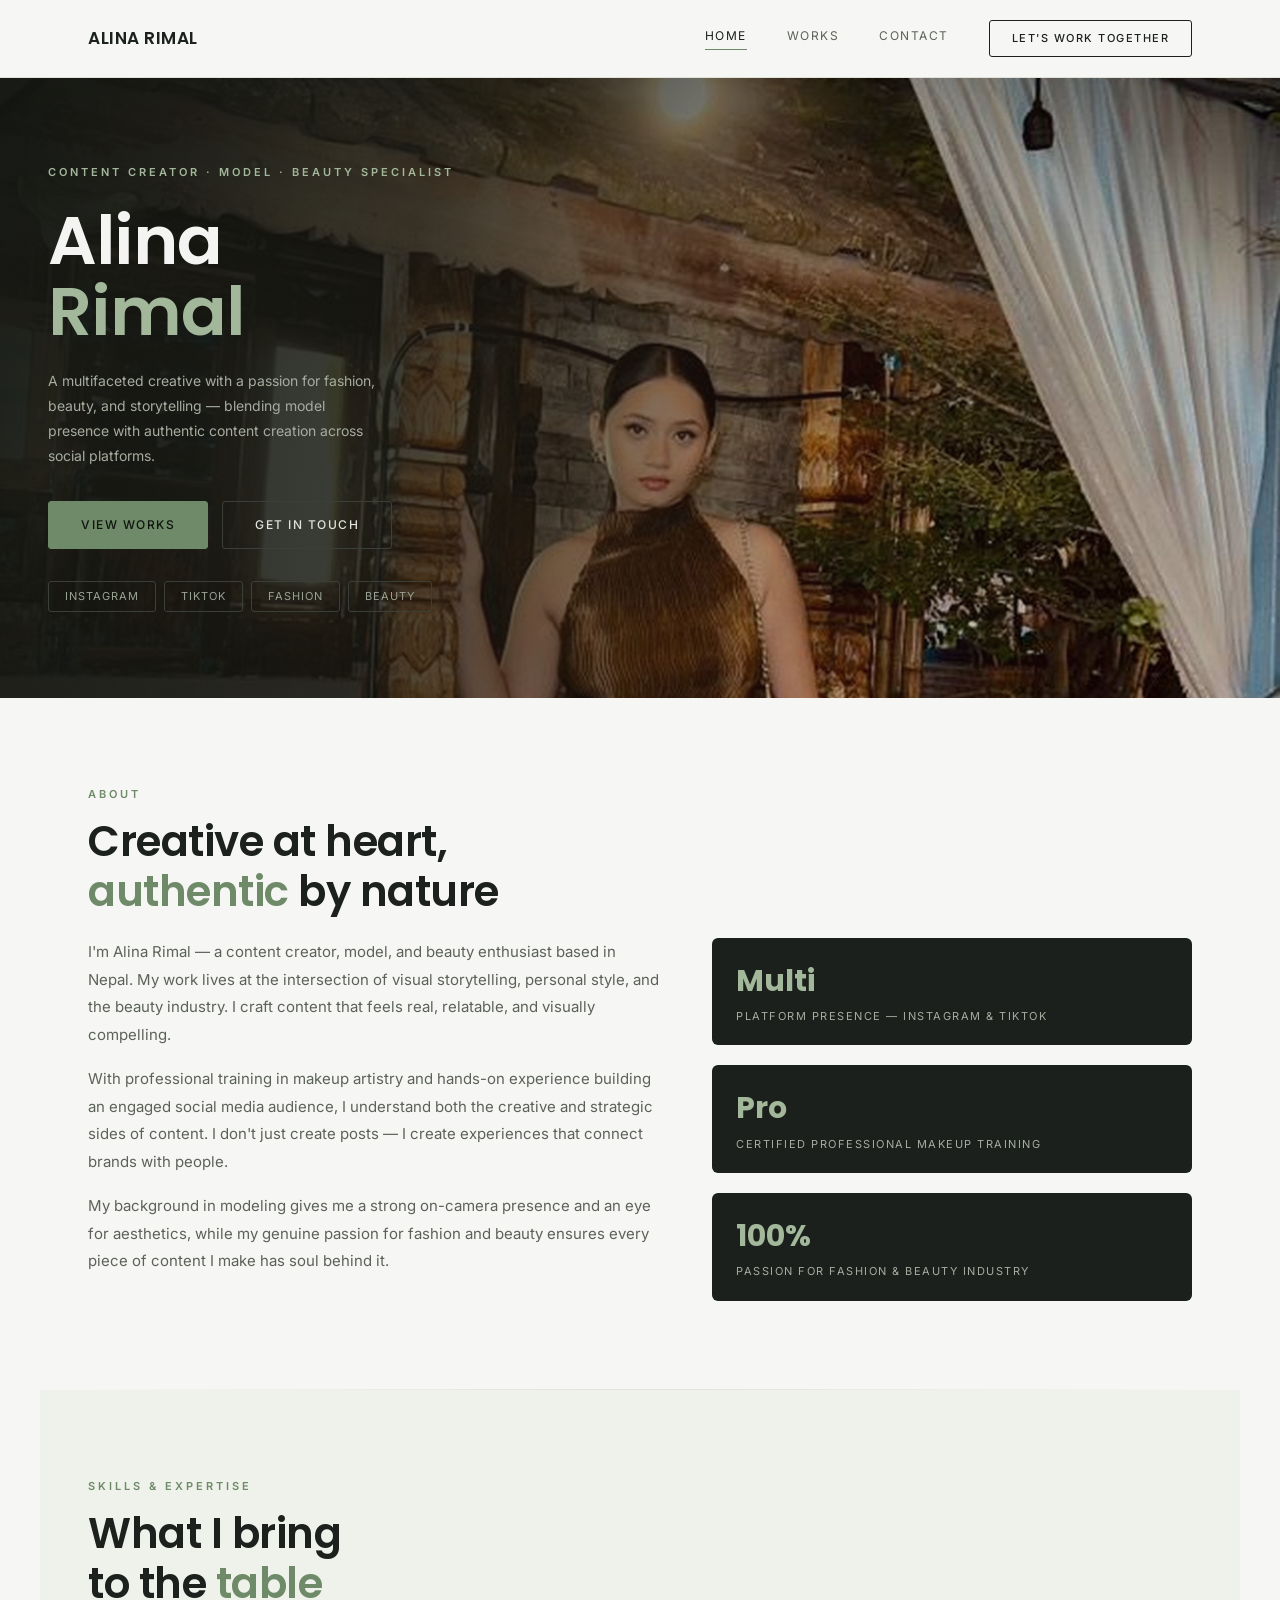
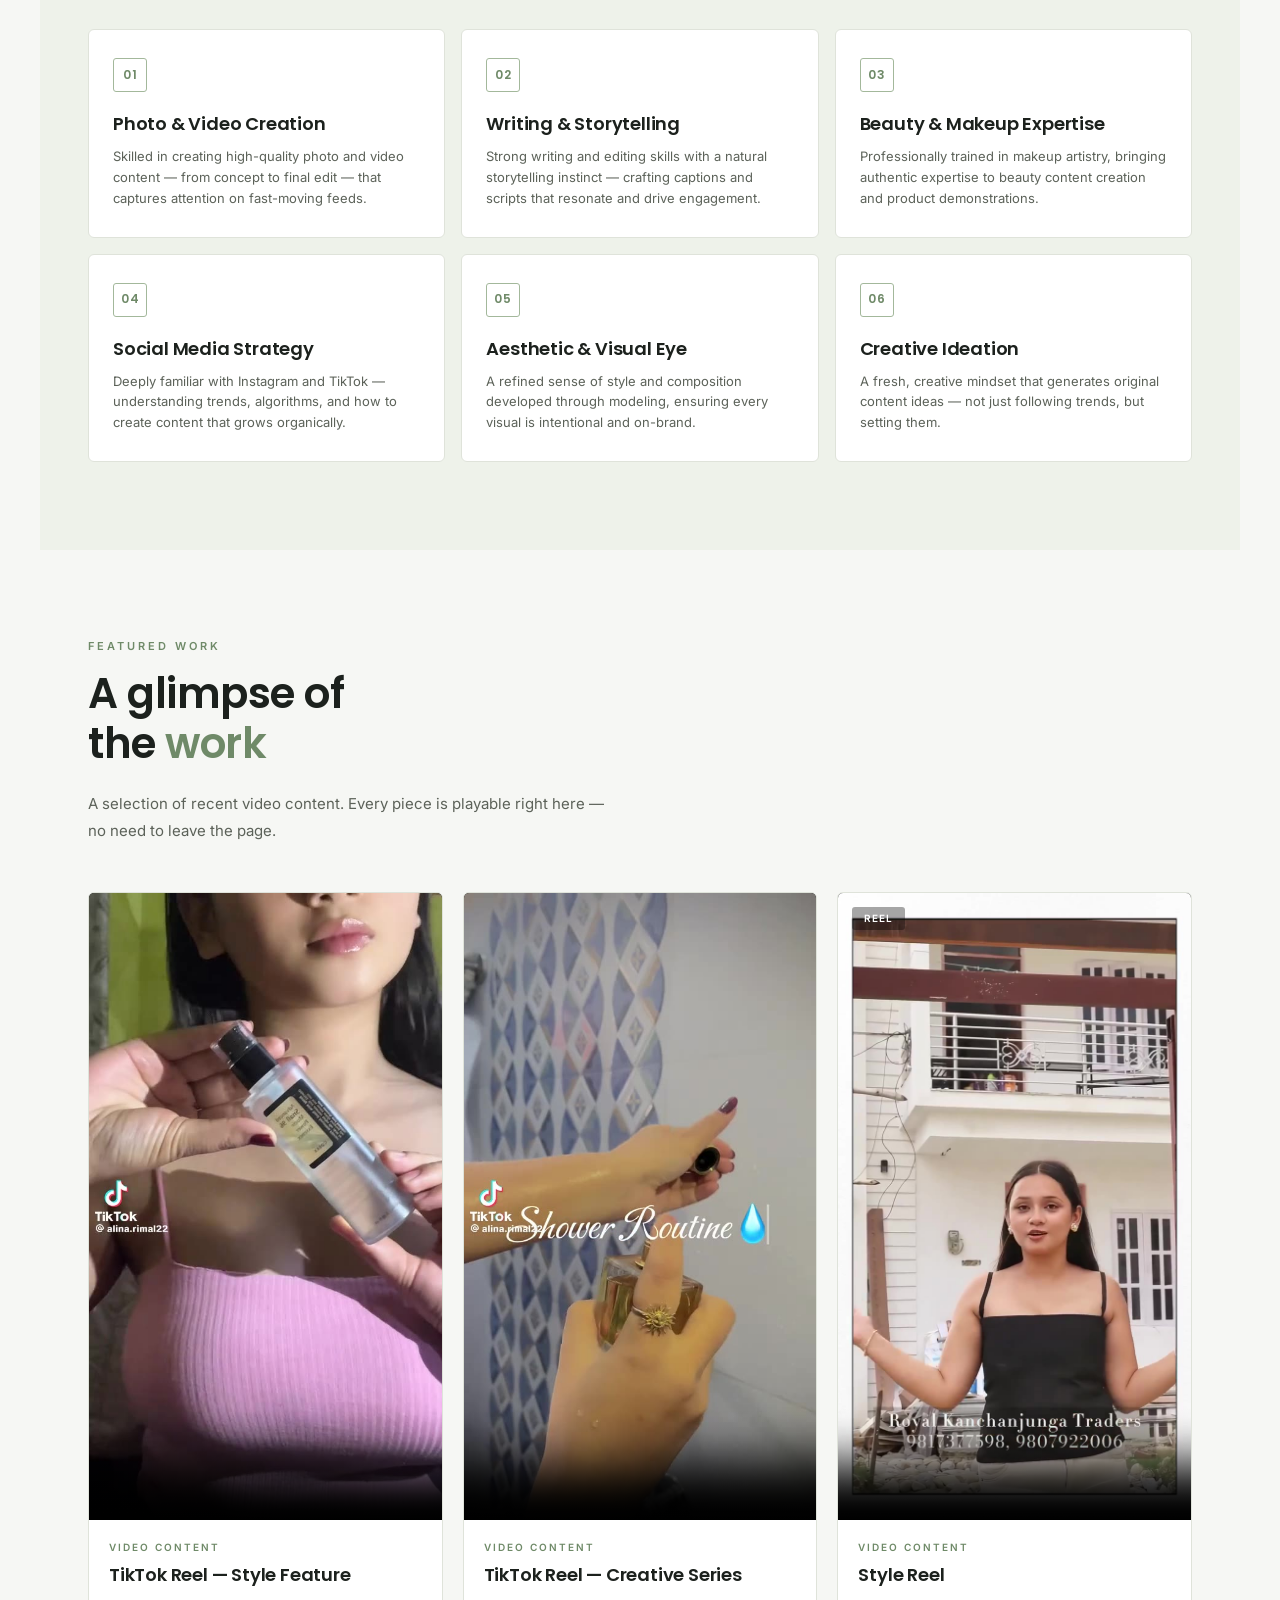
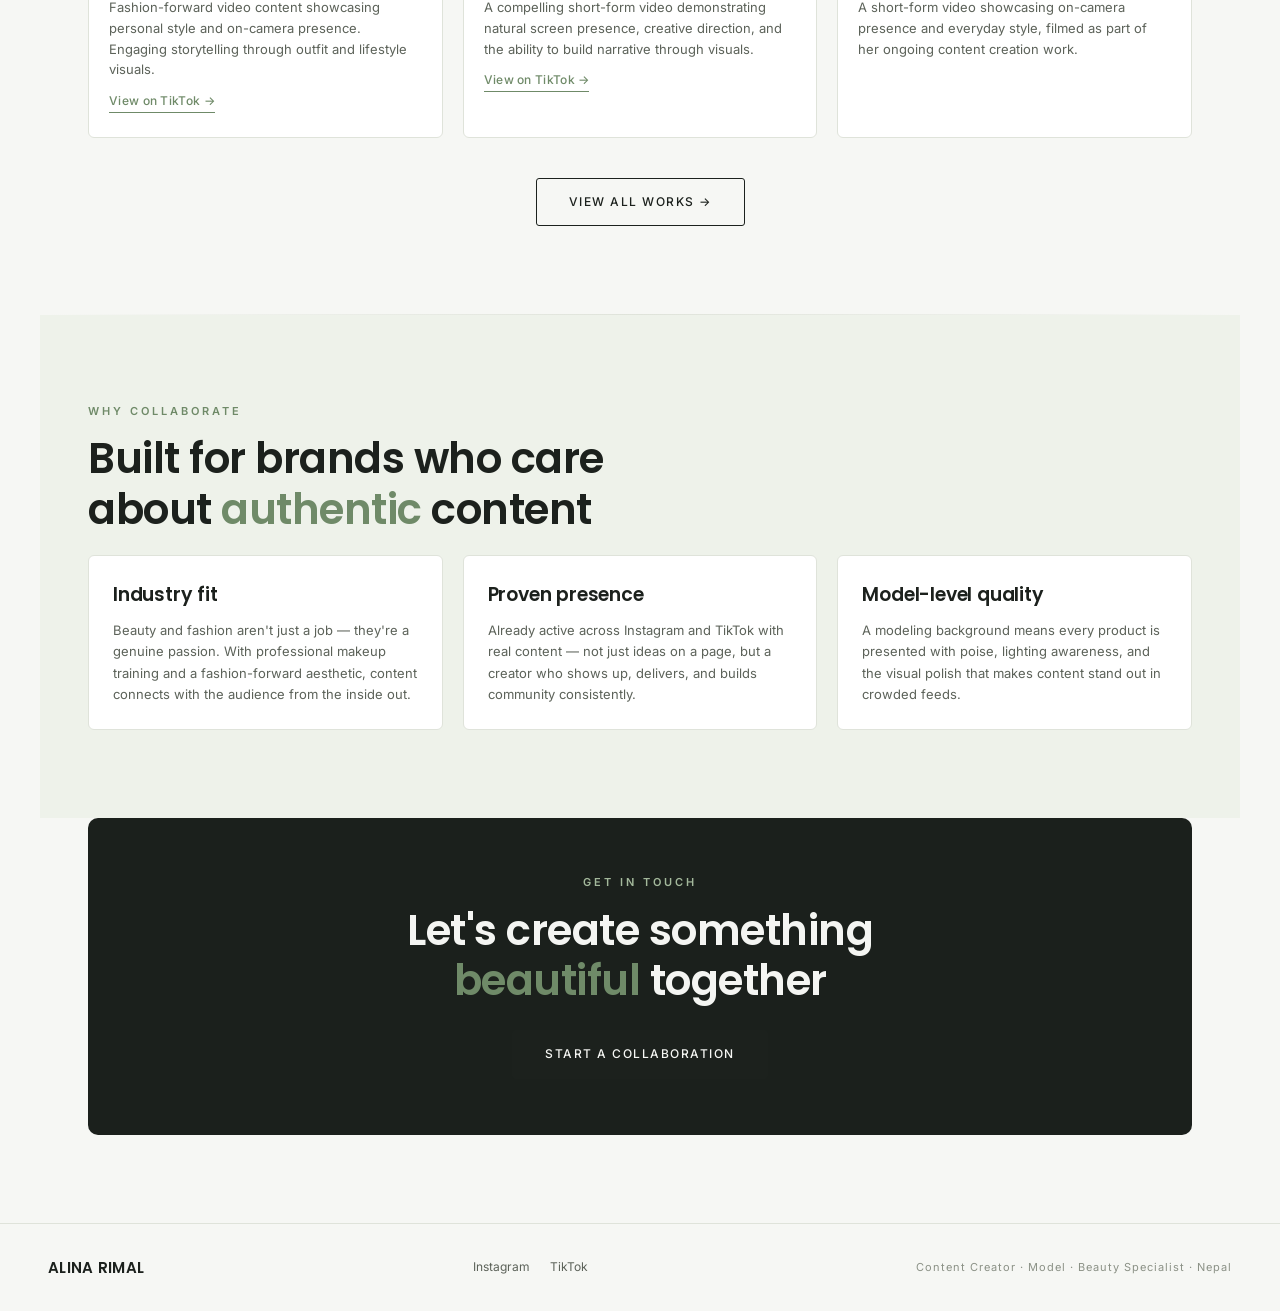
<file: index.html>
<!DOCTYPE html>
<html lang="en">
<head>
<meta charset="UTF-8">
<meta name="viewport" content="width=device-width, initial-scale=1.0">
<title>Alina Rimal — Content Creator, Model & Beauty Specialist</title>
<meta name="description" content="Alina Rimal is a Nepal-based content creator, model, and trained makeup artist creating fashion, beauty, and lifestyle content across Instagram and TikTok.">
<meta property="og:title" content="Alina Rimal — Content Creator & Model">
<meta property="og:description" content="Fashion, beauty & lifestyle content creator based in Nepal. View portfolio and collaboration info.">
<meta property="og:type" content="website">
<link rel="icon" type="image/svg+xml" href="assets/favicon.svg">
<link rel="canonical" href="index.html">
<link href="https://fonts.googleapis.com/css2?family=Poppins:wght@500;600;700&family=Inter:wght@400;500;600&display=swap" rel="stylesheet">
<link rel="stylesheet" href="css/style.css">
</head>
<body>

<a href="#main" class="visually-hidden">Skip to content</a>

<!-- NAV -->
<nav class="nav" aria-label="Primary">
  <div class="nav-inner">
    <a class="nav-logo" href="index.html">Alina Rimal</a>
    <button class="nav-toggle" aria-label="Toggle menu" aria-expanded="false">
      <span></span><span></span><span></span>
    </button>
    <div class="nav-links">
      <a class="nav-link" href="index.html" aria-current="page">Home</a>
      <a class="nav-link" href="works.html">Works</a>
      <a class="nav-link" href="contact.html">Contact</a>
      <a class="nav-cta" href="contact.html">Let's Work Together</a>
    </div>
  </div>
</nav>
<div class="nav-scrim"></div>

<main id="main">

<!-- HERO -->
<div class="hero">
  <div class="hero-photo" style="background-image: url('assets/alina-hero.jpg')"></div>
  <div class="hero-scrim"></div>
  <div class="hero-left">
    <p class="hero-tag">Content Creator · Model · Beauty Specialist</p>
    <h1 class="hero-name">Alina<br><em>Rimal</em></h1>
    <p class="hero-subtitle">A multifaceted creative with a passion for fashion, beauty, and storytelling — blending model presence with authentic content creation across social platforms.</p>
    <div class="hero-actions">
      <a class="btn btn-primary" href="works.html">View Works</a>
      <a class="btn btn-outline" href="contact.html">Get in Touch</a>
    </div>
    <div class="hero-pills">
      <a class="pill pill-link" href="https://www.instagram.com/alina.rimal/" target="_blank" rel="noopener">Instagram</a>
      <a class="pill pill-link" href="https://www.tiktok.com/@alina.rimal22" target="_blank" rel="noopener">TikTok</a>
      <span class="pill">Fashion</span>
      <span class="pill">Beauty</span>
    </div>
  </div>
</div>

<!-- ABOUT -->
<div class="section">
  <p class="section-label reveal">About</p>
  <h2 class="section-title reveal">Creative at heart,<br><em>authentic</em> by nature</h2>
  <div class="about-grid">
    <div class="about-text reveal">
      <p>I'm Alina Rimal — a content creator, model, and beauty enthusiast based in Nepal. My work lives at the intersection of visual storytelling, personal style, and the beauty industry. I craft content that feels real, relatable, and visually compelling.</p>
      <p>With professional training in makeup artistry and hands-on experience building an engaged social media audience, I understand both the creative and strategic sides of content. I don't just create posts — I create experiences that connect brands with people.</p>
      <p>My background in modeling gives me a strong on-camera presence and an eye for aesthetics, while my genuine passion for fashion and beauty ensures every piece of content I make has soul behind it.</p>
    </div>
    <div class="stat-stack reveal">
      <div class="stat-card">
        <span class="stat-num">Multi</span>
        <span class="stat-label">Platform presence — Instagram & TikTok</span>
      </div>
      <div class="stat-card">
        <span class="stat-num">Pro</span>
        <span class="stat-label">Certified professional makeup training</span>
      </div>
      <div class="stat-card">
        <span class="stat-num">100%</span>
        <span class="stat-label">Passion for fashion & beauty industry</span>
      </div>
    </div>
  </div>
</div>

<div class="divider"></div>

<!-- SKILLS -->
<div class="section tint-bg">
  <p class="section-label reveal">Skills & Expertise</p>
  <h2 class="section-title reveal">What I bring<br>to the <em>table</em></h2>
  <div class="skills-grid">
    <div class="skill-card reveal">
      <span class="skill-index" aria-hidden="true">01</span>
      <div class="skill-name">Photo & Video Creation</div>
      <p class="skill-desc">Skilled in creating high-quality photo and video content — from concept to final edit — that captures attention on fast-moving feeds.</p>
    </div>
    <div class="skill-card reveal">
      <span class="skill-index" aria-hidden="true">02</span>
      <div class="skill-name">Writing & Storytelling</div>
      <p class="skill-desc">Strong writing and editing skills with a natural storytelling instinct — crafting captions and scripts that resonate and drive engagement.</p>
    </div>
    <div class="skill-card reveal">
      <span class="skill-index" aria-hidden="true">03</span>
      <div class="skill-name">Beauty & Makeup Expertise</div>
      <p class="skill-desc">Professionally trained in makeup artistry, bringing authentic expertise to beauty content creation and product demonstrations.</p>
    </div>
    <div class="skill-card reveal">
      <span class="skill-index" aria-hidden="true">04</span>
      <div class="skill-name">Social Media Strategy</div>
      <p class="skill-desc">Deeply familiar with Instagram and TikTok — understanding trends, algorithms, and how to create content that grows organically.</p>
    </div>
    <div class="skill-card reveal">
      <span class="skill-index" aria-hidden="true">05</span>
      <div class="skill-name">Aesthetic & Visual Eye</div>
      <p class="skill-desc">A refined sense of style and composition developed through modeling, ensuring every visual is intentional and on-brand.</p>
    </div>
    <div class="skill-card reveal">
      <span class="skill-index" aria-hidden="true">06</span>
      <div class="skill-name">Creative Ideation</div>
      <p class="skill-desc">A fresh, creative mindset that generates original content ideas — not just following trends, but setting them.</p>
    </div>
  </div>
</div>

<!-- FEATURED WORK -->
<div class="section">
  <p class="section-label reveal">Featured Work</p>
  <h2 class="section-title reveal">A glimpse of<br>the <em>work</em></h2>
  <p class="section-intro reveal">A selection of recent video content. Every piece is playable right here — no need to leave the page.</p>
  <div class="featured-grid" id="featuredGrid"></div>
  <div class="section-foot reveal">
    <a class="btn btn-outline" href="works.html">View All Works →</a>
  </div>
</div>

<div class="divider"></div>

<!-- WHY WORK WITH ME -->
<div class="section tint-bg">
  <p class="section-label reveal">Why Collaborate</p>
  <h2 class="section-title reveal">Built for brands who care<br>about <em>authentic</em> content</h2>
  <div class="why-grid">
    <div class="why-card reveal">
      <h3>Industry fit</h3>
      <p>Beauty and fashion aren't just a job — they're a genuine passion. With professional makeup training and a fashion-forward aesthetic, content connects with the audience from the inside out.</p>
    </div>
    <div class="why-card reveal">
      <h3>Proven presence</h3>
      <p>Already active across Instagram and TikTok with real content — not just ideas on a page, but a creator who shows up, delivers, and builds community consistently.</p>
    </div>
    <div class="why-card reveal">
      <h3>Model-level quality</h3>
      <p>A modeling background means every product is presented with poise, lighting awareness, and the visual polish that makes content stand out in crowded feeds.</p>
    </div>
  </div>
</div>

<!-- CTA -->
<div class="cta-strip reveal">
  <p class="section-label">Get in Touch</p>
  <h2 class="section-title">Let's create something<br><em>beautiful</em> together</h2>
  <a class="btn btn-primary" href="contact.html">Start a Collaboration</a>
</div>

</main>

<!-- FOOTER -->
<footer class="footer">
  <span class="footer-name">Alina Rimal</span>
  <div class="footer-links">
    <a href="https://www.instagram.com/alina.rimal/" target="_blank" rel="noopener">Instagram</a>
    <a href="https://www.tiktok.com/@alina.rimal22" target="_blank" rel="noopener">TikTok</a>
  </div>
  <span class="footer-note">Content Creator · Model · Beauty Specialist · Nepal</span>
</footer>

<script src="js/works-data.js"></script>
<script src="js/works-render.js"></script>
<script src="js/main.js"></script>
</body>
</html>
</file>
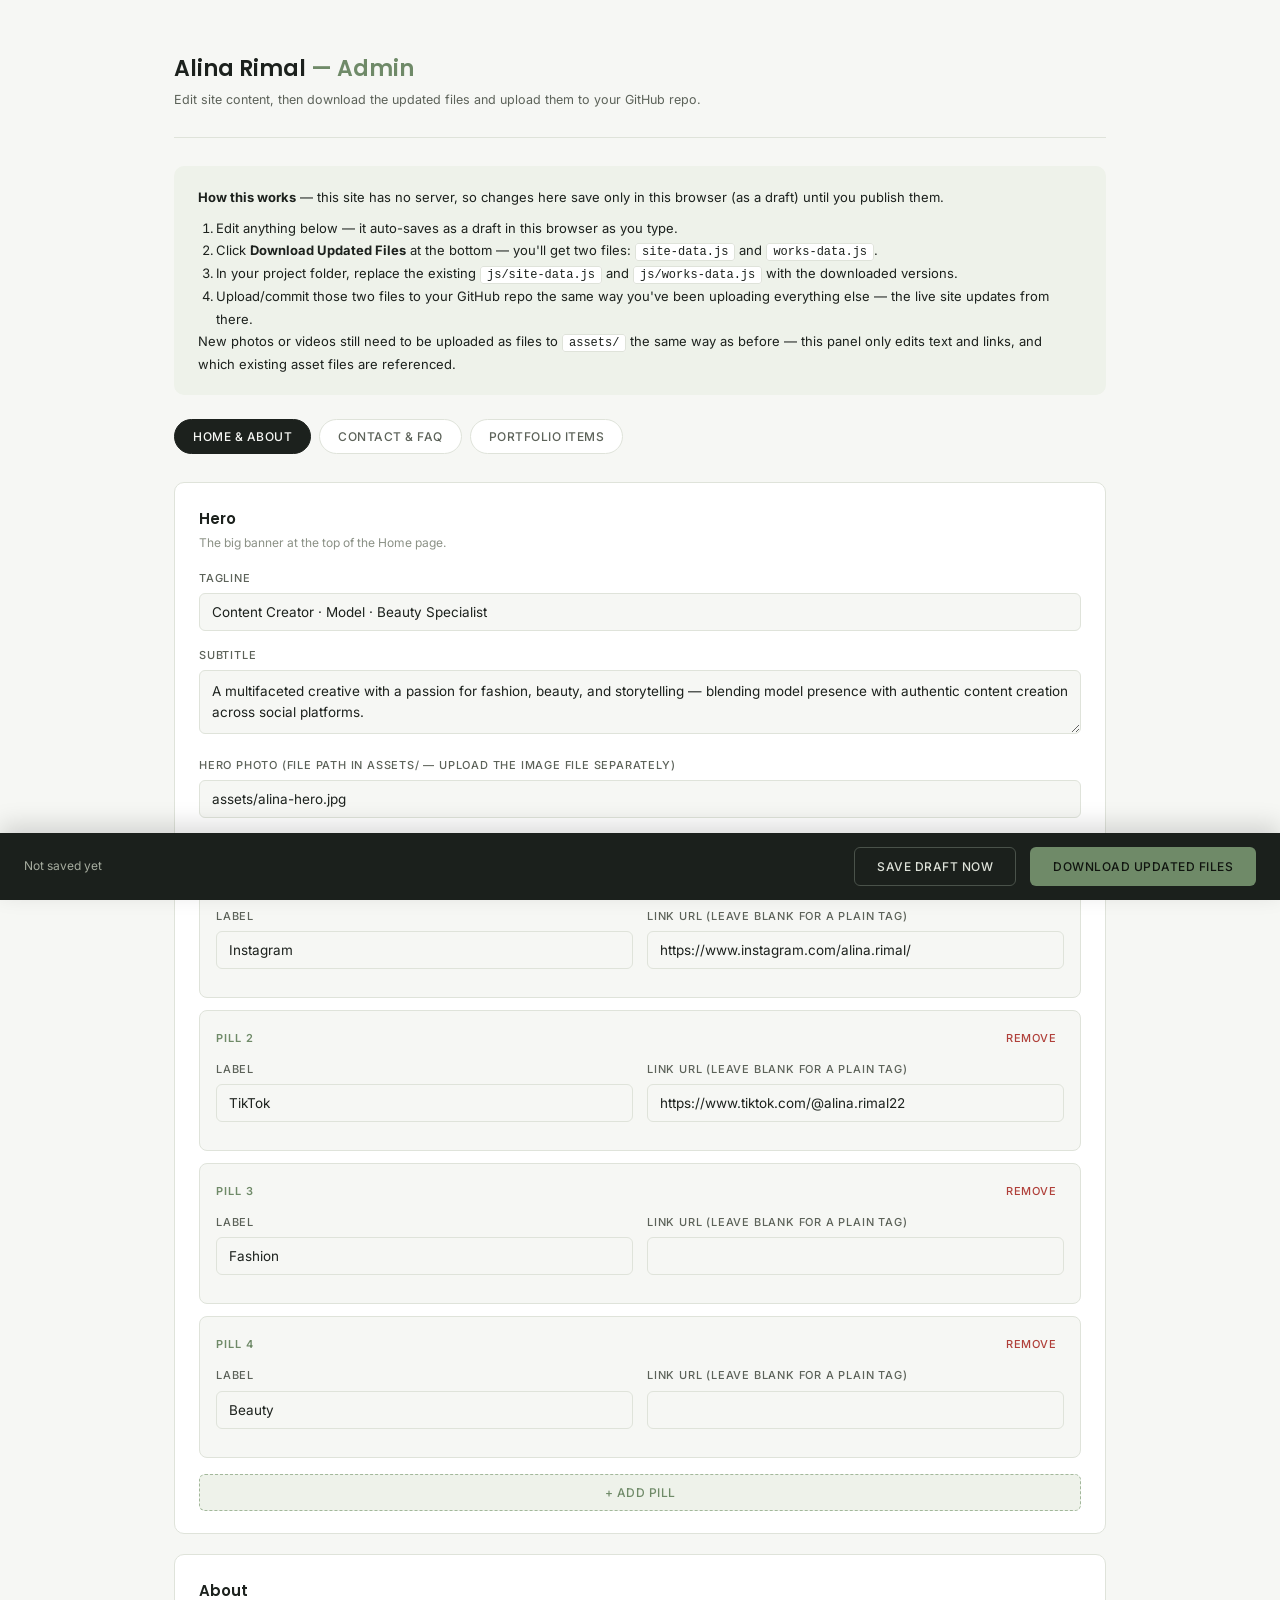
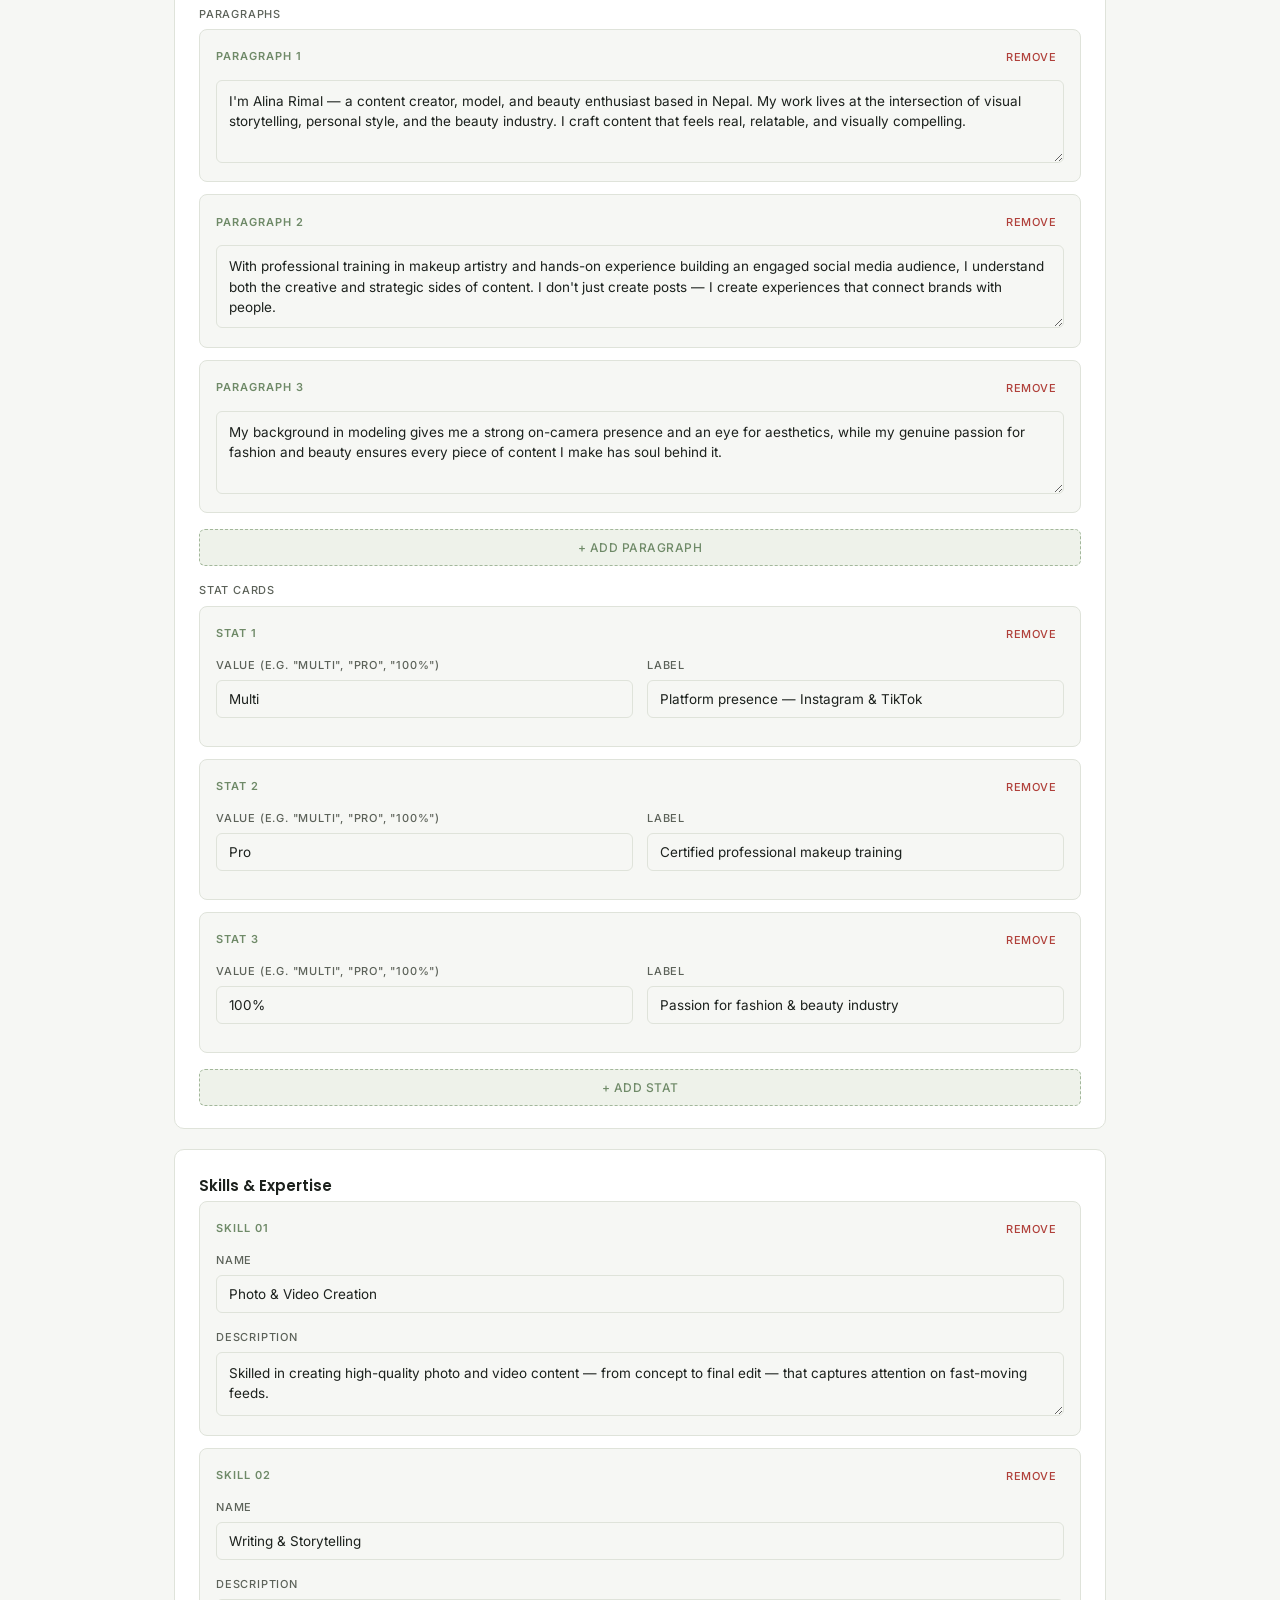
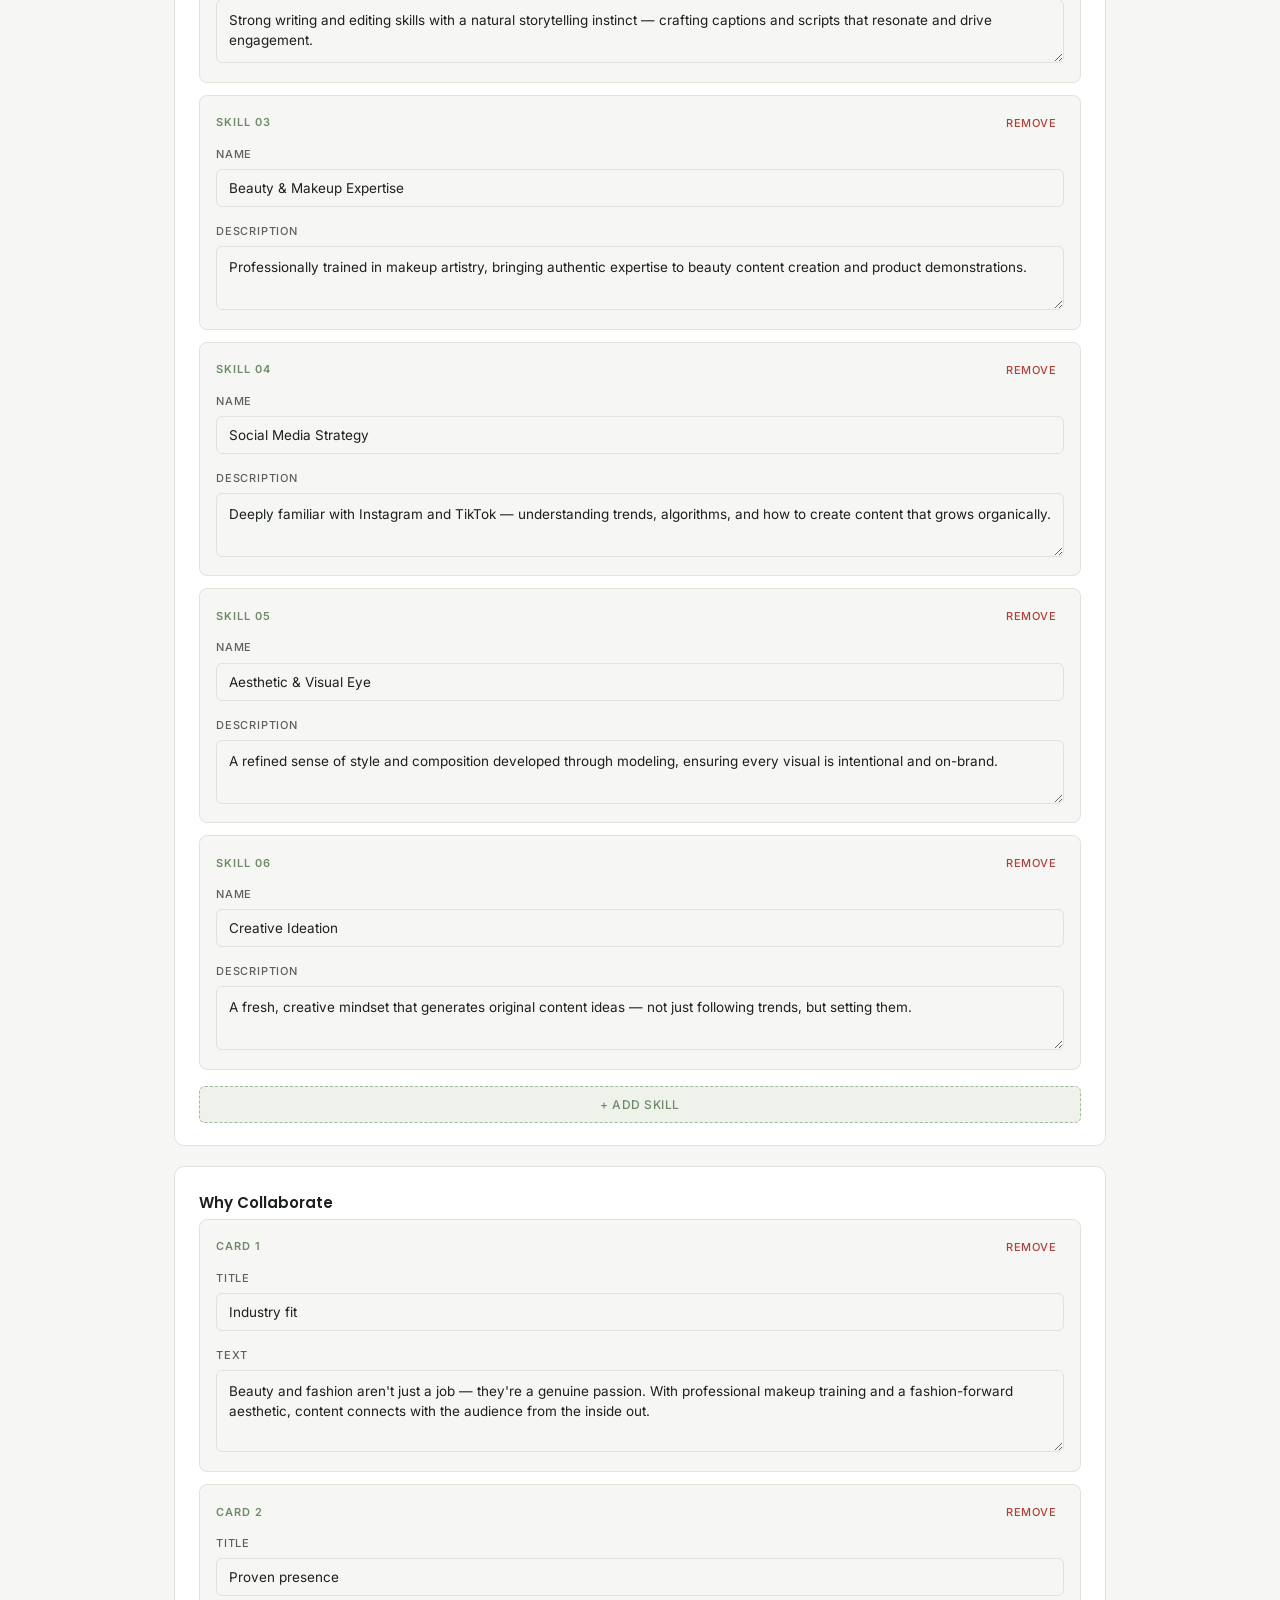
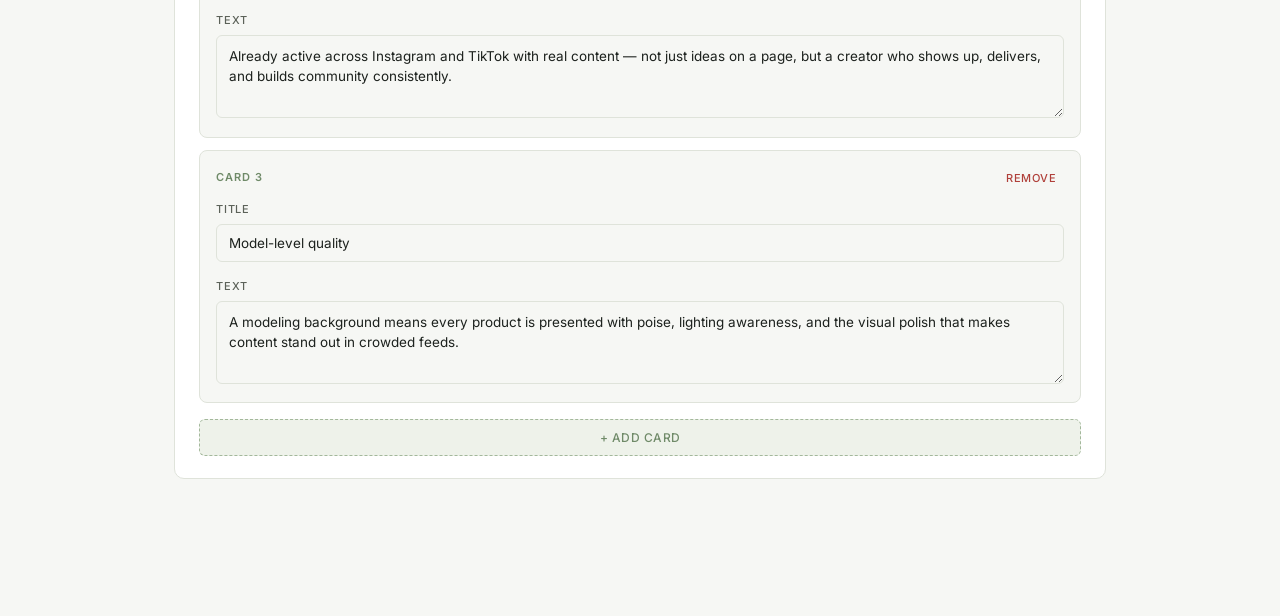
<file: admin.html>
<!DOCTYPE html>
<html lang="en">
<head>
<meta charset="UTF-8">
<meta name="viewport" content="width=device-width, initial-scale=1.0">
<title>Admin — Alina Rimal Site</title>
<meta name="robots" content="noindex, nofollow">
<link href="https://fonts.googleapis.com/css2?family=Poppins:wght@500;600;700&family=Inter:wght@400;500;600&display=swap" rel="stylesheet">
<link rel="stylesheet" href="css/style.css">
<link rel="stylesheet" href="css/admin.css">
</head>
<body class="admin-body">

<div class="admin-shell">

  <div class="admin-header">
    <div>
      <div class="admin-title">Alina Rimal <span>— Admin</span></div>
      <div class="admin-sub">Edit site content, then download the updated files and upload them to your GitHub repo.</div>
    </div>
  </div>

  <div class="admin-banner hidden" id="draftBanner">
    <span>You have unsaved draft changes from a previous session — they've been restored.</span>
    <button type="button" class="admin-remove-btn" id="discardDraftBtn">Discard draft &amp; reload published content</button>
  </div>

  <div class="admin-instructions">
    <strong>How this works</strong> — this site has no server, so changes here save only in this browser (as a draft) until you publish them.
    <ol>
      <li>Edit anything below — it auto-saves as a draft in this browser as you type.</li>
      <li>Click <strong>Download Updated Files</strong> at the bottom — you'll get two files: <code>site-data.js</code> and <code>works-data.js</code>.</li>
      <li>In your project folder, replace the existing <code>js/site-data.js</code> and <code>js/works-data.js</code> with the downloaded versions.</li>
      <li>Upload/commit those two files to your GitHub repo the same way you've been uploading everything else — the live site updates from there.</li>
    </ol>
    New photos or videos still need to be uploaded as files to <code>assets/</code> the same way as before — this panel only edits text and links, and which existing asset files are referenced.
  </div>

  <div class="admin-tabs">
    <button type="button" class="admin-tab active" data-panel="panel-home">Home &amp; About</button>
    <button type="button" class="admin-tab" data-panel="panel-contact">Contact &amp; FAQ</button>
    <button type="button" class="admin-tab" data-panel="panel-portfolio">Portfolio Items</button>
  </div>

  <!-- ============ HOME & ABOUT ============ -->
  <div class="admin-panel active" id="panel-home">

    <div class="admin-section">
      <div class="admin-section-title">Hero</div>
      <div class="admin-section-hint">The big banner at the top of the Home page.</div>
      <div class="admin-field">
        <label>Tagline</label>
        <input type="text" id="f-heroTag">
      </div>
      <div class="admin-field">
        <label>Subtitle</label>
        <textarea id="f-heroSubtitle" rows="2"></textarea>
      </div>
      <div class="admin-field">
        <label>Hero photo (file path in assets/ — upload the image file separately)</label>
        <input type="text" id="f-heroPhoto">
      </div>
      <div class="admin-field">
        <label>Tags / pills</label>
        <div id="f-heroPills"></div>
        <button type="button" class="admin-add-btn" data-add-for="f-heroPills">+ Add pill</button>
      </div>
    </div>

    <div class="admin-section">
      <div class="admin-section-title">About</div>
      <div class="admin-field">
        <label>Paragraphs</label>
        <div id="f-aboutParagraphs"></div>
        <button type="button" class="admin-add-btn" data-add-for="f-aboutParagraphs">+ Add paragraph</button>
      </div>
      <div class="admin-field">
        <label>Stat cards</label>
        <div id="f-aboutStats"></div>
        <button type="button" class="admin-add-btn" data-add-for="f-aboutStats">+ Add stat</button>
      </div>
    </div>

    <div class="admin-section">
      <div class="admin-section-title">Skills &amp; Expertise</div>
      <div id="f-skills"></div>
      <button type="button" class="admin-add-btn" data-add-for="f-skills">+ Add skill</button>
    </div>

    <div class="admin-section">
      <div class="admin-section-title">Why Collaborate</div>
      <div id="f-why"></div>
      <button type="button" class="admin-add-btn" data-add-for="f-why">+ Add card</button>
    </div>
  </div>

  <!-- ============ CONTACT & FAQ ============ -->
  <div class="admin-panel" id="panel-contact">

    <div class="admin-section">
      <div class="admin-section-title">Contact Page Hero</div>
      <div class="admin-field">
        <label>Subtitle</label>
        <textarea id="f-contactHeroSub" rows="2"></textarea>
      </div>
    </div>

    <div class="admin-section">
      <div class="admin-section-title">Intro Text</div>
      <div id="f-contactIntro"></div>
      <button type="button" class="admin-add-btn" data-add-for="f-contactIntro">+ Add paragraph</button>
    </div>

    <div class="admin-section">
      <div class="admin-section-title">Contact Links</div>
      <div class="admin-field">
        <label>Email</label>
        <input type="text" id="f-email">
      </div>
      <div class="admin-row">
        <div class="admin-field">
          <label>Instagram handle</label>
          <input type="text" id="f-igHandle">
        </div>
        <div class="admin-field">
          <label>Instagram URL</label>
          <input type="text" id="f-igUrl">
        </div>
      </div>
      <div class="admin-row">
        <div class="admin-field">
          <label>TikTok handle</label>
          <input type="text" id="f-ttHandle">
        </div>
        <div class="admin-field">
          <label>TikTok URL</label>
          <input type="text" id="f-ttUrl">
        </div>
      </div>
      <div class="admin-field">
        <label>CV file path (in assets/ — upload the PDF separately if you replace it)</label>
        <input type="text" id="f-cvPath">
      </div>
    </div>

    <div class="admin-section">
      <div class="admin-section-title">FAQ</div>
      <div id="f-faq"></div>
      <button type="button" class="admin-add-btn" data-add-for="f-faq">+ Add question</button>
    </div>
  </div>

  <!-- ============ PORTFOLIO ============ -->
  <div class="admin-panel" id="panel-portfolio">
    <div class="admin-section">
      <div class="admin-section-title">Portfolio Items</div>
      <div class="admin-section-hint">These appear on the Works page, and on Home if marked "Featured". To add a new video, first upload the video file (and a poster image) to <code>assets/videos/</code> and <code>assets/posters/</code>, then add an item here pointing to those file paths.</div>
      <div id="f-portfolio"></div>
      <button type="button" class="admin-add-btn" id="addWorkBtn">+ Add portfolio item</button>
    </div>
  </div>

</div>

<div class="admin-footer-bar">
  <span class="admin-save-status" id="saveStatus">Not saved yet</span>
  <button type="button" class="admin-btn admin-btn-outline" id="saveNowBtn">Save Draft Now</button>
  <button type="button" class="admin-btn admin-btn-primary" id="exportBtn">Download Updated Files</button>
</div>

<script src="js/site-data.js"></script>
<script src="js/works-data.js"></script>
<script src="js/admin.js"></script>
</body>
</html>
</file>
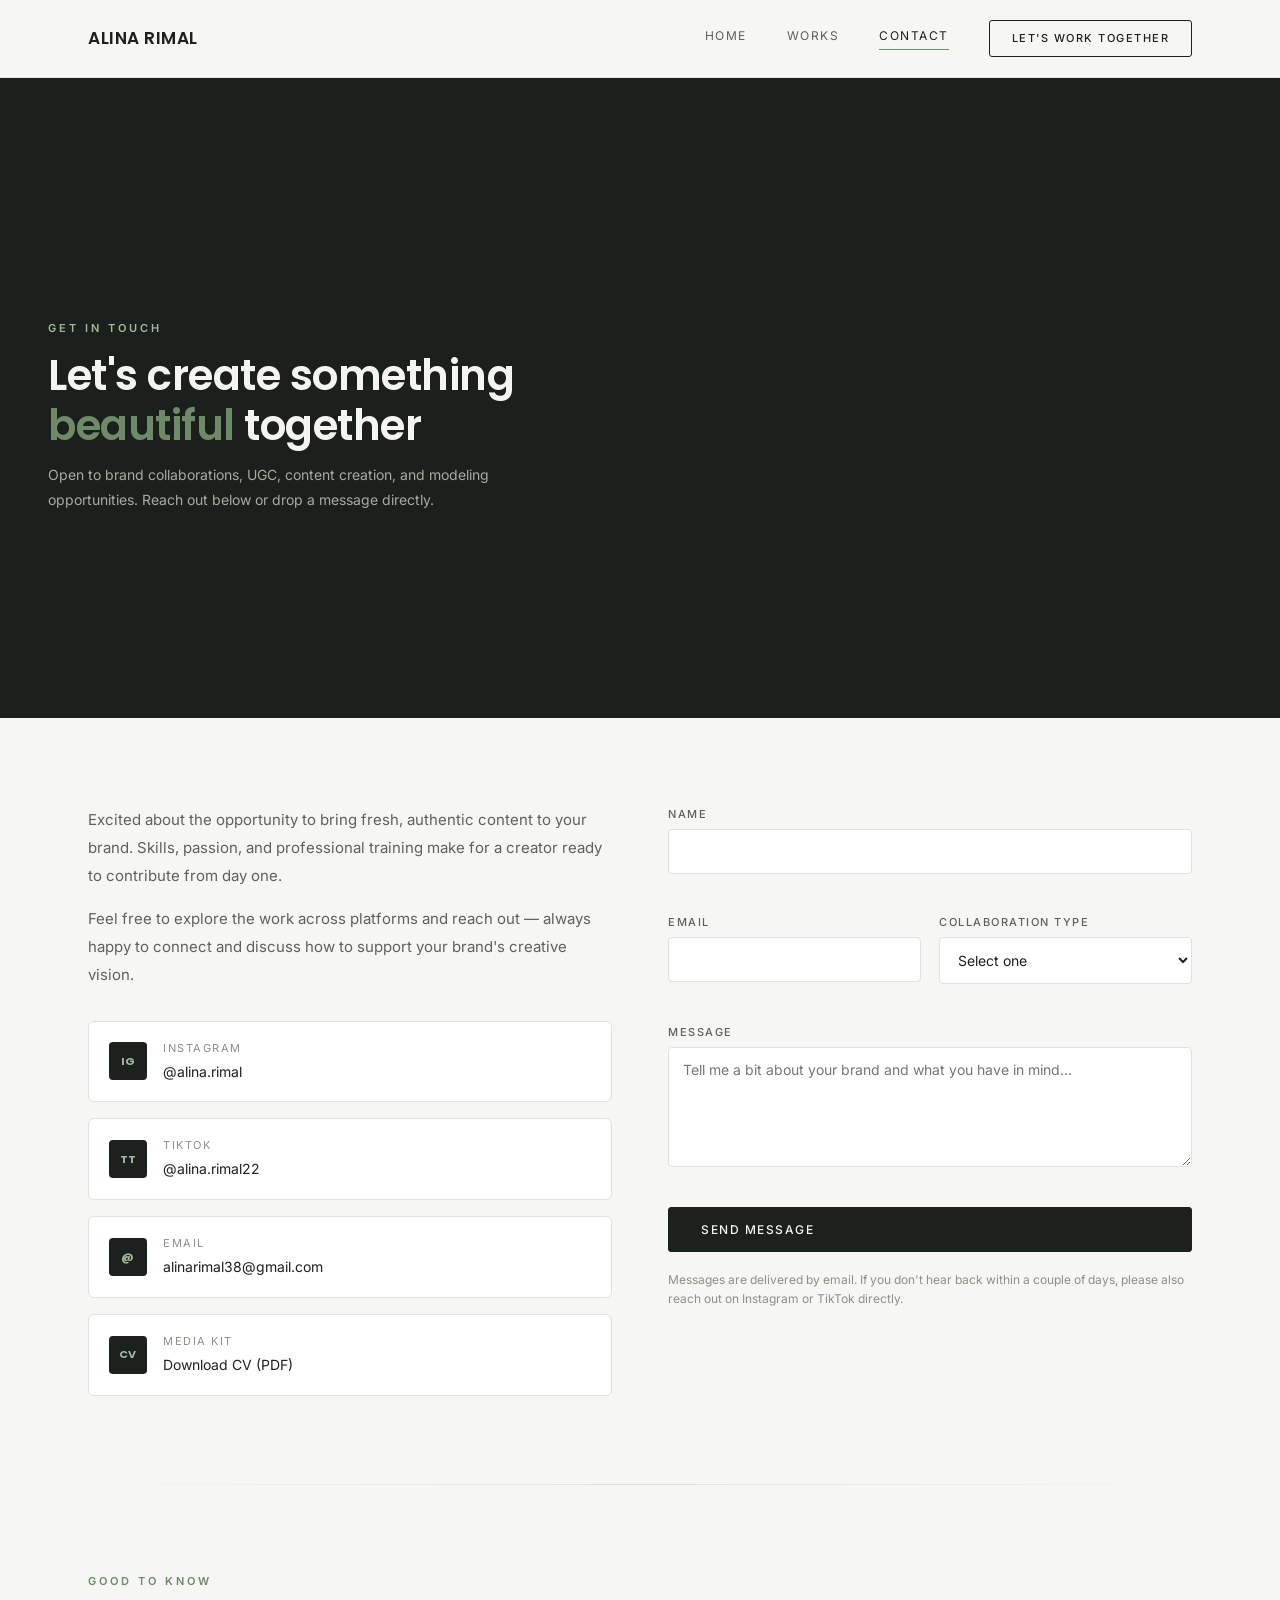
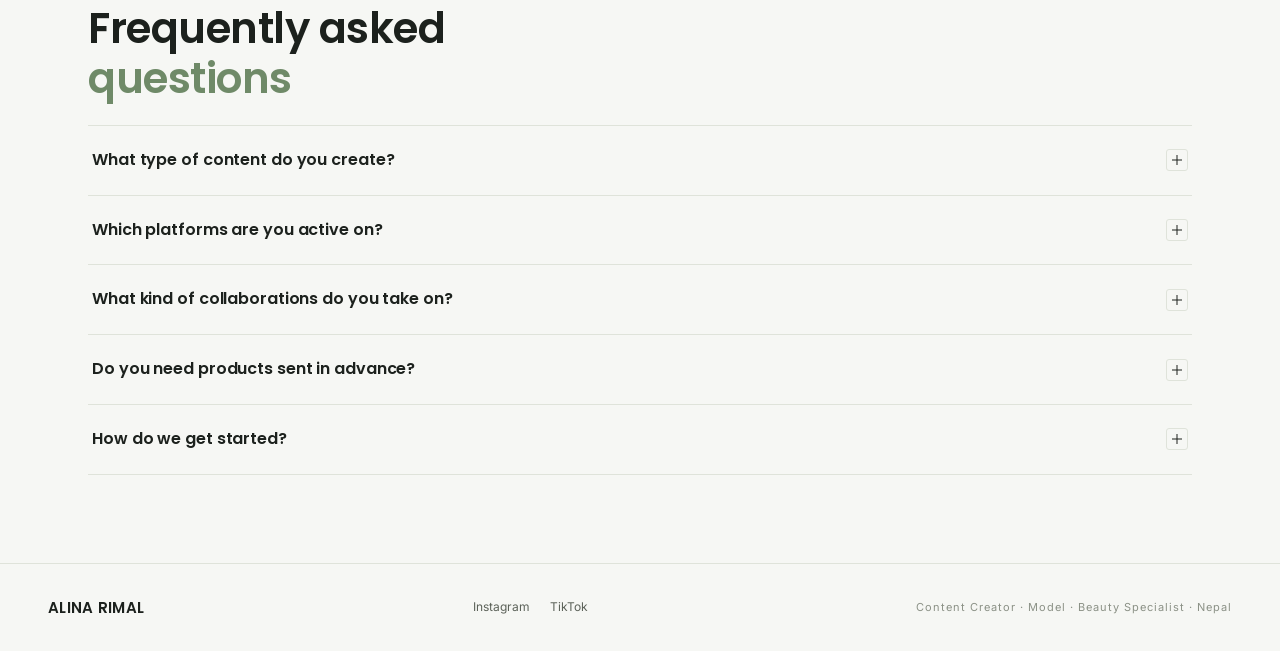
<file: contact.html>
<!DOCTYPE html>
<html lang="en">
<head>
<meta charset="UTF-8">
<meta name="viewport" content="width=device-width, initial-scale=1.0">
<title>Contact — Alina Rimal</title>
<meta name="description" content="Get in touch with Alina Rimal for brand collaborations, UGC, content creation, and modeling opportunities.">
<meta property="og:title" content="Contact — Alina Rimal">
<meta property="og:description" content="Get in touch for brand collaborations, UGC, content creation, and modeling opportunities.">
<meta property="og:type" content="website">
<link rel="icon" type="image/svg+xml" href="assets/favicon.svg">
<link rel="canonical" href="contact.html">
<link href="https://fonts.googleapis.com/css2?family=Poppins:wght@500;600;700&family=Inter:wght@400;500;600&display=swap" rel="stylesheet">
<link rel="stylesheet" href="css/style.css">
</head>
<body>

<a href="#main" class="visually-hidden">Skip to content</a>

<!-- NAV -->
<nav class="nav" aria-label="Primary">
  <div class="nav-inner">
    <a class="nav-logo" href="index.html">Alina Rimal</a>
    <button class="nav-toggle" aria-label="Toggle menu" aria-expanded="false">
      <span></span><span></span><span></span>
    </button>
    <div class="nav-links">
      <a class="nav-link" href="index.html">Home</a>
      <a class="nav-link" href="works.html">Works</a>
      <a class="nav-link" href="contact.html" aria-current="page">Contact</a>
      <a class="nav-cta" href="contact.html">Let's Work Together</a>
    </div>
  </div>
</nav>
<div class="nav-scrim"></div>

<main id="main">

<!-- PAGE HERO -->
<div class="page-hero">
  <div class="page-hero-inner">
    <p class="section-label">Get in Touch</p>
    <h1 class="section-title">Let's create something<br><em>beautiful</em> together</h1>
    <p class="page-hero-sub">Open to brand collaborations, UGC, content creation, and modeling opportunities. Reach out below or drop a message directly.</p>
  </div>
</div>

<!-- CONTACT -->
<div class="section">
  <div class="contact-grid">
    <div>
      <p class="contact-text">Excited about the opportunity to bring fresh, authentic content to your brand. Skills, passion, and professional training make for a creator ready to contribute from day one.</p>
      <p class="contact-text" style="margin-top: 16px;">Feel free to explore the work across platforms and reach out — always happy to connect and discuss how to support your brand's creative vision.</p>

      <div class="contact-links">
        <a class="contact-link" href="https://www.instagram.com/alina.rimal/" target="_blank" rel="noopener">
          <div class="link-icon" aria-hidden="true">IG</div>
          <div>
            <span class="link-label">Instagram</span>
            <span class="link-value">@alina.rimal</span>
          </div>
        </a>
        <a class="contact-link" href="https://www.tiktok.com/@alina.rimal22" target="_blank" rel="noopener">
          <div class="link-icon" aria-hidden="true">TT</div>
          <div>
            <span class="link-label">TikTok</span>
            <span class="link-value">@alina.rimal22</span>
          </div>
        </a>
        <a class="contact-link" href="mailto:alinarimal38@gmail.com">
          <div class="link-icon" aria-hidden="true">@</div>
          <div>
            <span class="link-label">Email</span>
            <span class="link-value">alinarimal38@gmail.com</span>
          </div>
        </a>
        <a class="contact-link" href="assets/alina-rimal-cv.pdf" download>
          <div class="link-icon" aria-hidden="true">CV</div>
          <div>
            <span class="link-label">Media Kit</span>
            <span class="link-value">Download CV (PDF)</span>
          </div>
        </a>
      </div>
    </div>

    <form class="contact-form" id="contactForm" novalidate>
      <div class="field">
        <label for="name">Name</label>
        <input type="text" id="name" name="name" required autocomplete="name">
        <span class="field-error" aria-live="polite"></span>
      </div>

      <div class="form-row">
        <div class="field">
          <label for="email">Email</label>
          <input type="email" id="email" name="email" required autocomplete="email">
          <span class="field-error" aria-live="polite"></span>
        </div>
        <div class="field">
          <label for="category">Collaboration Type</label>
          <select id="category" name="category" required>
            <option value="">Select one</option>
            <option value="Brand Collaboration">Brand Collaboration</option>
            <option value="UGC">UGC</option>
            <option value="Content Creation">Content Creation</option>
            <option value="Product Promotion">Product Promotion</option>
            <option value="Photoshoot">Photoshoot</option>
            <option value="Modeling">Modeling</option>
            <option value="Other">Other</option>
          </select>
          <span class="field-error" aria-live="polite"></span>
        </div>
      </div>

      <div class="field">
        <label for="message">Message</label>
        <textarea id="message" name="message" required placeholder="Tell me a bit about your brand and what you have in mind..."></textarea>
        <span class="field-error" aria-live="polite"></span>
      </div>

      <!-- FormSubmit config fields (no account needed — delivers to alinarimal38@gmail.com) -->
      <input type="hidden" name="_subject" value="New collaboration inquiry — Alina Rimal site">
      <input type="hidden" name="_template" value="table">
      <input type="hidden" name="_captcha" value="false">
      <input type="text" name="_honey" style="display:none" tabindex="-1" autocomplete="off">

      <button class="btn btn-primary" type="submit">Send Message</button>
      <div class="form-status" id="formStatus" role="status" aria-live="polite"></div>
      <p class="form-note">Messages are delivered by email. If you don't hear back within a couple of days, please also reach out on Instagram or TikTok directly.</p>
    </form>
  </div>
</div>

<div class="divider"></div>

<!-- FAQ -->
<div class="section">
  <p class="section-label reveal">Good to Know</p>
  <h2 class="section-title reveal">Frequently asked<br><em>questions</em></h2>
  <div class="faq-list reveal">
    <details class="faq-item">
      <summary>What type of content do you create?<span class="faq-toggle" aria-hidden="true"></span></summary>
      <p>Fashion, beauty, and lifestyle content — from styled outfit and product features to short-form storytelling and modeling-focused visuals.</p>
    </details>
    <details class="faq-item">
      <summary>Which platforms are you active on?<span class="faq-toggle" aria-hidden="true"></span></summary>
      <p>Instagram and TikTok. Links to both are on the Works page and in the footer below.</p>
    </details>
    <details class="faq-item">
      <summary>What kind of collaborations do you take on?<span class="faq-toggle" aria-hidden="true"></span></summary>
      <p>Brand collaborations, UGC, content creation, product promotion, photoshoots, and modeling — you can select the type that fits when filling out the form above.</p>
    </details>
    <details class="faq-item">
      <summary>Do you need products sent in advance?<span class="faq-toggle" aria-hidden="true"></span></summary>
      <p>For product-based content, yes — shipping details can be sorted out once we're in touch, based on what the collaboration needs.</p>
    </details>
    <details class="faq-item">
      <summary>How do we get started?<span class="faq-toggle" aria-hidden="true"></span></summary>
      <p>Fill out the form above with a bit about your brand and what you have in mind, or reach out directly on Instagram or TikTok — whichever is easiest.</p>
    </details>
  </div>
</div>

</main>

<!-- FOOTER -->
<footer class="footer">
  <span class="footer-name">Alina Rimal</span>
  <div class="footer-links">
    <a href="https://www.instagram.com/alina.rimal/" target="_blank" rel="noopener">Instagram</a>
    <a href="https://www.tiktok.com/@alina.rimal22" target="_blank" rel="noopener">TikTok</a>
  </div>
  <span class="footer-note">Content Creator · Model · Beauty Specialist · Nepal</span>
</footer>

<script src="js/contact-form.js"></script>
<script src="js/main.js"></script>
</body>
</html>
</file>
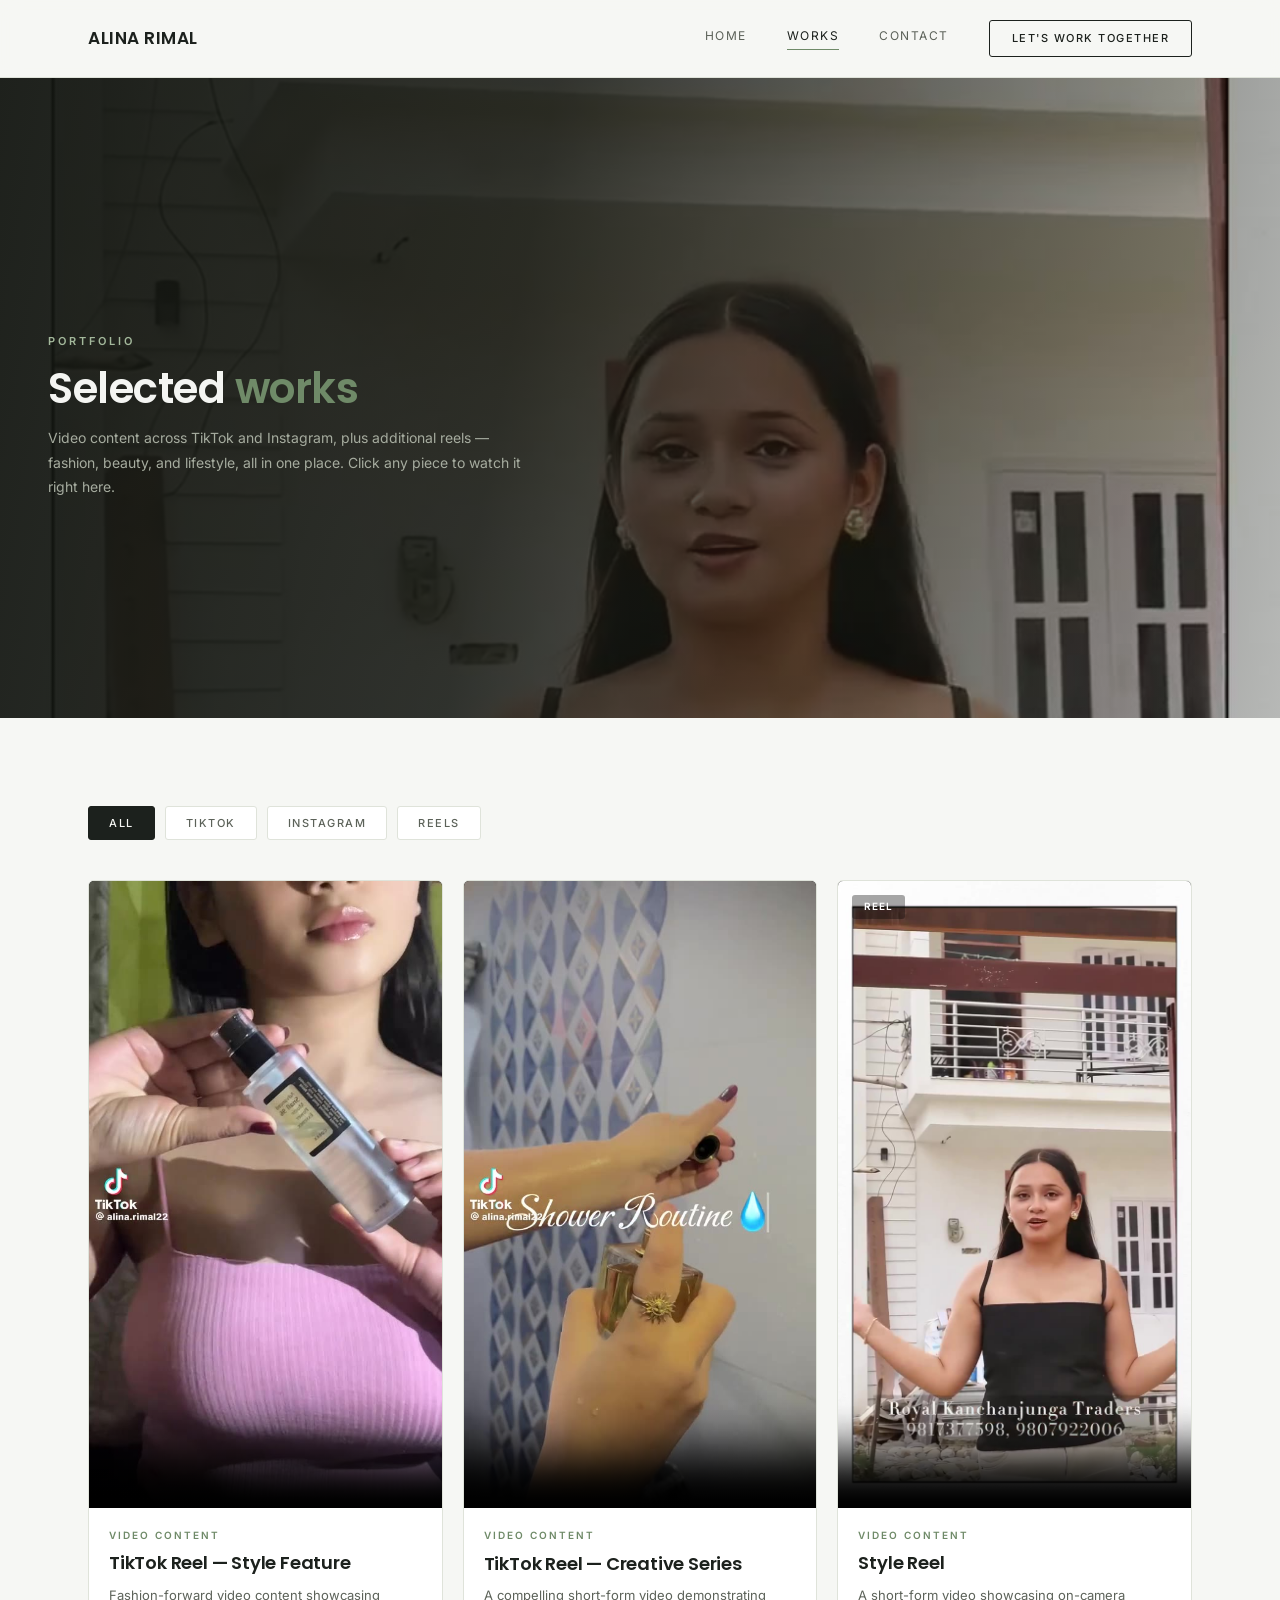
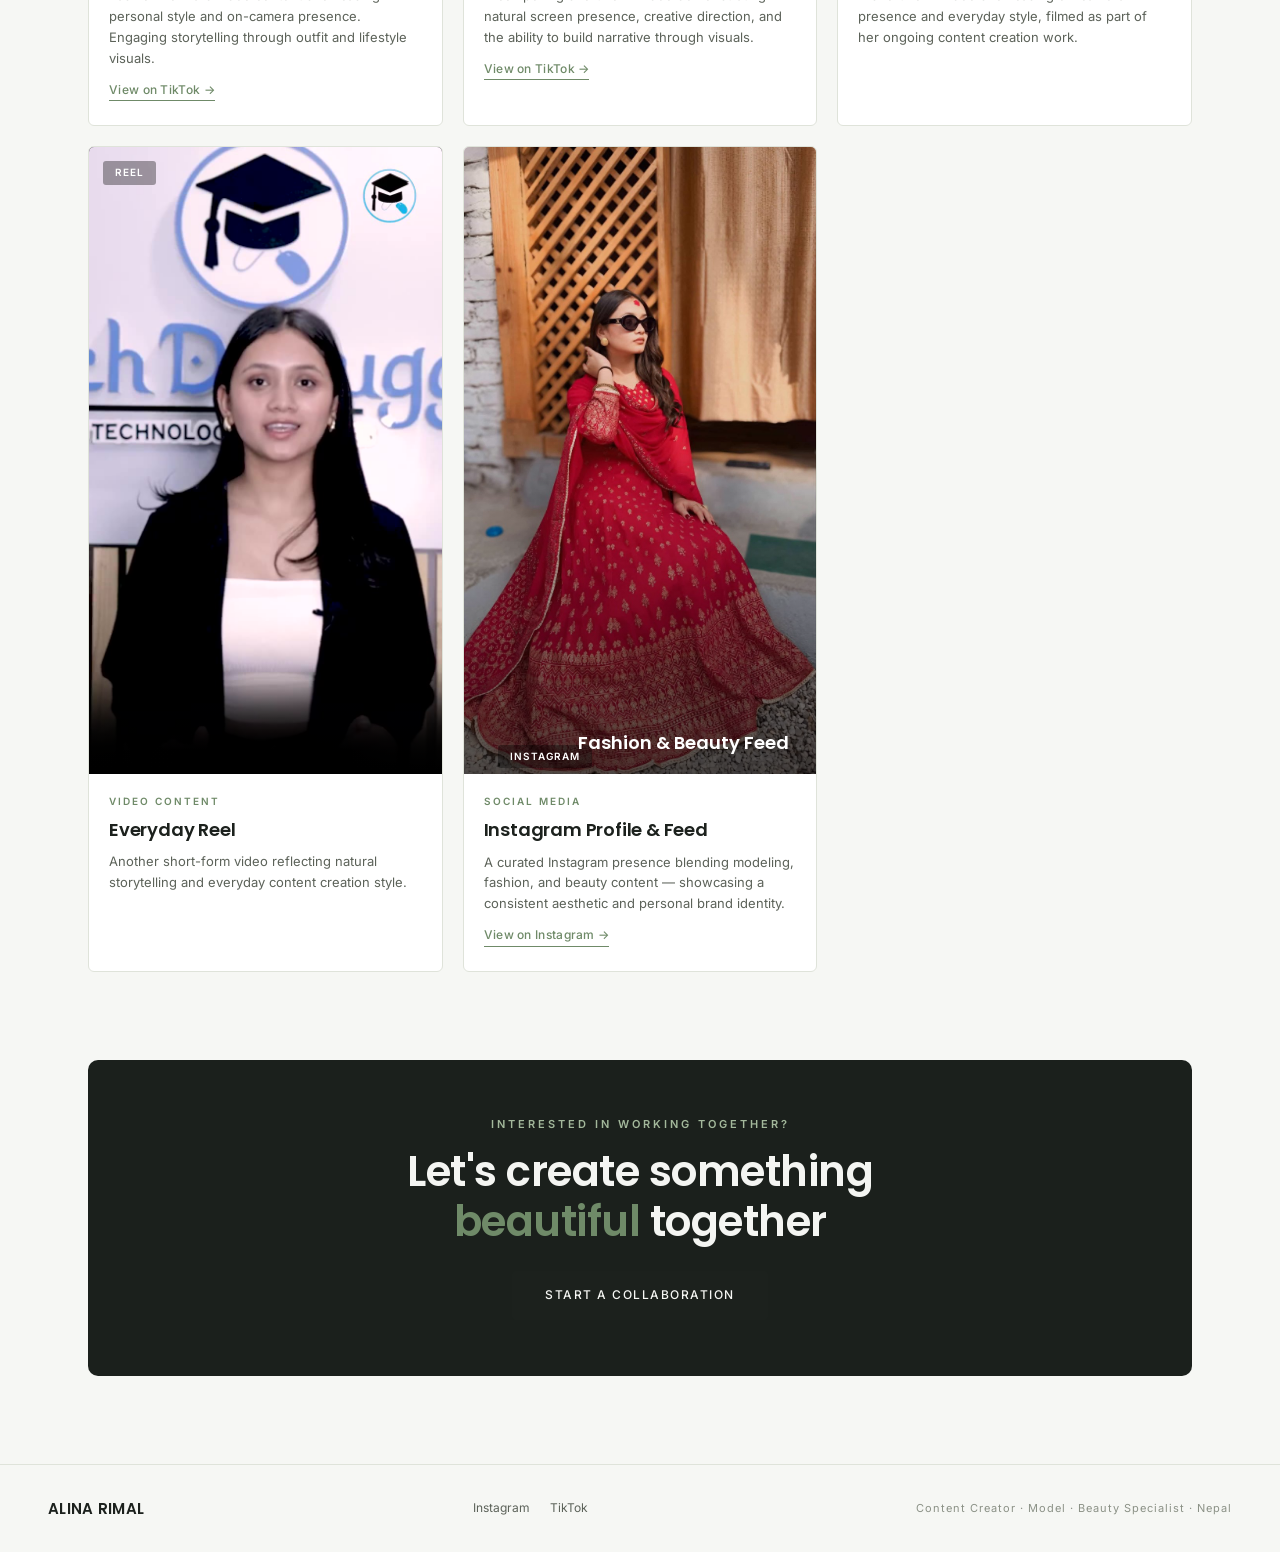
<file: works.html>
<!DOCTYPE html>
<html lang="en">
<head>
<meta charset="UTF-8">
<meta name="viewport" content="width=device-width, initial-scale=1.0">
<title>Works — Alina Rimal</title>
<meta name="description" content="Portfolio of Alina Rimal's video content across TikTok and Instagram — fashion, beauty, and lifestyle content creation.">
<meta property="og:title" content="Works — Alina Rimal">
<meta property="og:description" content="Portfolio of video content across TikTok and Instagram.">
<meta property="og:type" content="website">
<link rel="icon" type="image/svg+xml" href="assets/favicon.svg">
<link rel="canonical" href="works.html">
<link href="https://fonts.googleapis.com/css2?family=Poppins:wght@500;600;700&family=Inter:wght@400;500;600&display=swap" rel="stylesheet">
<link rel="stylesheet" href="css/style.css">
</head>
<body>

<a href="#main" class="visually-hidden">Skip to content</a>

<!-- NAV -->
<nav class="nav" aria-label="Primary">
  <div class="nav-inner">
    <a class="nav-logo" href="index.html">Alina Rimal</a>
    <button class="nav-toggle" aria-label="Toggle menu" aria-expanded="false">
      <span></span><span></span><span></span>
    </button>
    <div class="nav-links">
      <a class="nav-link" href="index.html">Home</a>
      <a class="nav-link" href="works.html" aria-current="page">Works</a>
      <a class="nav-link" href="contact.html">Contact</a>
      <a class="nav-cta" href="contact.html">Let's Work Together</a>
    </div>
  </div>
</nav>
<div class="nav-scrim"></div>

<main id="main">

<!-- PAGE HERO -->
<div class="page-hero">
  <video class="page-hero-video" autoplay muted loop playsinline poster="assets/posters/works-hero-bg.jpg">
    <source src="assets/videos/works-hero-bg.mp4" type="video/mp4">
  </video>
  <div class="page-hero-duotone"></div>
  <div class="page-hero-scrim"></div>
  <div class="page-hero-inner">
    <p class="section-label">Portfolio</p>
    <h1 class="section-title">Selected <em>works</em></h1>
    <p class="page-hero-sub">Video content across TikTok and Instagram, plus additional reels — fashion, beauty, and lifestyle, all in one place. Click any piece to watch it right here.</p>
  </div>
</div>

<!-- WORKS GRID -->
<div class="section">
  <div class="filter-bar" role="group" aria-label="Filter works by platform">
    <button class="filter-btn" type="button" data-filter="All" aria-pressed="true">All</button>
    <button class="filter-btn" type="button" data-filter="TikTok" aria-pressed="false">TikTok</button>
    <button class="filter-btn" type="button" data-filter="Instagram" aria-pressed="false">Instagram</button>
    <button class="filter-btn" type="button" data-filter="Reels" aria-pressed="false">Reels</button>
  </div>

  <div class="works-grid" id="worksGrid"></div>
  <p class="works-empty">No works in this category yet.</p>
</div>

<!-- CTA -->
<div class="cta-strip reveal">
  <p class="section-label">Interested in working together?</p>
  <h2 class="section-title">Let's create something<br><em>beautiful</em> together</h2>
  <a class="btn btn-primary" href="contact.html">Start a Collaboration</a>
</div>

</main>

<!-- FOOTER -->
<footer class="footer">
  <span class="footer-name">Alina Rimal</span>
  <div class="footer-links">
    <a href="https://www.instagram.com/alina.rimal/" target="_blank" rel="noopener">Instagram</a>
    <a href="https://www.tiktok.com/@alina.rimal22" target="_blank" rel="noopener">TikTok</a>
  </div>
  <span class="footer-note">Content Creator · Model · Beauty Specialist · Nepal</span>
</footer>

<script src="js/works-data.js"></script>
<script src="js/works-render.js"></script>
<script src="js/main.js"></script>
</body>
</html>
</file>
<file: css/style.css>
/* ===========================================================
   ALINA RIMAL — PORTFOLIO
   Design system: charcoal & sage, geometric sans, editorial minimal
   =========================================================== */

* { margin: 0; padding: 0; box-sizing: border-box; }

:root {
  --charcoal: #1b201c;
  --charcoal-2: #262b25;
  --ink: #1c211d;
  --sage: #6f8a68;
  --sage-light: #a3b89b;
  --sage-pale: #eef2ea;
  --paper: #f6f7f4;
  --line: #dfe3da;
  --mid: #5c6259;
  --mid-2: #8b9186;
  --display: 'Poppins', sans-serif;
  --sans: 'Inter', sans-serif;
  --ease: cubic-bezier(.4,0,.2,1);
}

html { scroll-behavior: smooth; }

body {
  background: var(--paper);
  font-family: var(--sans);
  color: var(--ink);
  line-height: 1.55;
  -webkit-font-smoothing: antialiased;
}

img, svg { display: block; max-width: 100%; }
a { color: inherit; }
button { font-family: inherit; cursor: pointer; }

@media (prefers-reduced-motion: reduce) {
  html { scroll-behavior: auto; }
  *, *::before, *::after { animation-duration: 0.01ms !important; transition-duration: 0.01ms !important; }
}

.visually-hidden {
  position: absolute; width: 1px; height: 1px; overflow: hidden;
  clip: rect(0 0 0 0); white-space: nowrap;
}

/* ---------- FOCUS STATES ---------- */
a:focus-visible, button:focus-visible, input:focus-visible, textarea:focus-visible, select:focus-visible {
  outline: 2px solid var(--sage);
  outline-offset: 3px;
}

/* ===========================================================
   NAVIGATION
   =========================================================== */
.nav {
  position: sticky;
  top: 0;
  z-index: 100;
  background: rgba(246, 247, 244, 0.92);
  backdrop-filter: blur(10px);
  border-bottom: 1px solid var(--line);
}
.nav-inner {
  max-width: 1200px;
  margin: 0 auto;
  padding: 20px 48px;
  display: flex;
  align-items: center;
  justify-content: space-between;
}
.nav-logo {
  font-family: var(--display);
  font-size: 17px;
  font-weight: 600;
  letter-spacing: 0.5px;
  color: var(--ink);
  text-decoration: none;
  text-transform: uppercase;
}
.nav-links {
  display: flex;
  align-items: center;
  gap: 40px;
}
.nav-link {
  font-size: 12px;
  letter-spacing: 1.5px;
  text-transform: uppercase;
  text-decoration: none;
  color: var(--mid);
  position: relative;
  padding-bottom: 4px;
  transition: color 0.2s var(--ease);
}
.nav-link::after {
  content: '';
  position: absolute;
  left: 0; bottom: 0;
  width: 0; height: 1px;
  background: var(--sage);
  transition: width 0.25s var(--ease);
}
.nav-link:hover { color: var(--ink); }
.nav-link:hover::after { width: 100%; }
.nav-link[aria-current="page"] { color: var(--ink); }
.nav-link[aria-current="page"]::after { width: 100%; }

.nav-cta {
  border: 1px solid var(--ink);
  border-radius: 3px;
  padding: 9px 22px;
  font-size: 11px;
  letter-spacing: 1.5px;
  text-transform: uppercase;
  text-decoration: none;
  color: var(--ink);
  font-weight: 500;
  transition: background 0.2s var(--ease), color 0.2s var(--ease);
  white-space: nowrap;
}
.nav-cta:hover { background: var(--ink); color: var(--paper); }

.nav-toggle {
  display: none;
  background: none;
  border: none;
  width: 32px;
  height: 24px;
  position: relative;
  flex-direction: column;
  justify-content: space-between;
  z-index: 200;
}
.nav-toggle span {
  display: block;
  height: 1.5px;
  width: 100%;
  background: var(--ink);
  transition: transform 0.25s var(--ease), opacity 0.25s var(--ease);
}
.nav-toggle[aria-expanded="true"] span:nth-child(1) { transform: translateY(10.5px) rotate(45deg); }
.nav-toggle[aria-expanded="true"] span:nth-child(2) { opacity: 0; }
.nav-toggle[aria-expanded="true"] span:nth-child(3) { transform: translateY(-10.5px) rotate(-45deg); }

/* ===========================================================
   BUTTONS
   =========================================================== */
.btn {
  display: inline-flex;
  align-items: center;
  gap: 8px;
  border-radius: 3px;
  padding: 14px 32px;
  font-size: 12px;
  font-weight: 500;
  letter-spacing: 1.5px;
  text-transform: uppercase;
  text-decoration: none;
  border: 1px solid var(--ink);
  transition: background 0.2s var(--ease), color 0.2s var(--ease), transform 0.2s var(--ease);
}
.btn-primary { background: var(--ink); color: var(--paper); }
.btn-primary:hover { background: var(--charcoal-2); transform: translateY(-1px); }
.btn-outline { background: transparent; color: var(--ink); }
.btn-outline:hover { background: var(--ink); color: var(--paper); }
.btn:disabled { opacity: 0.5; cursor: not-allowed; transform: none; }

/* ===========================================================
   SECTION SCAFFOLDING
   =========================================================== */
.section { padding: 88px 48px; max-width: 1200px; margin: 0 auto; }
.section-label {
  font-family: var(--sans);
  font-size: 11px;
  font-weight: 600;
  letter-spacing: 3px;
  text-transform: uppercase;
  color: var(--sage);
  margin-bottom: 14px;
}
.section-title {
  font-family: var(--display);
  font-size: 42px;
  font-weight: 600;
  letter-spacing: -0.5px;
  line-height: 1.2;
  margin-bottom: 20px;
}
.section-title em { font-style: normal; color: var(--sage); }
.section-intro {
  font-size: 15px;
  color: var(--mid);
  max-width: 520px;
  line-height: 1.8;
  margin-bottom: 48px;
}
.divider {
  height: 1px;
  background: linear-gradient(90deg, transparent, var(--line), transparent);
  margin: 0 48px;
}
.tint-bg { background: var(--sage-pale); }

/* reveal-on-scroll */
.reveal {
  opacity: 0;
  transform: translateY(18px);
  transition: opacity 0.6s var(--ease), transform 0.6s var(--ease);
}
.reveal.in-view { opacity: 1; transform: translateY(0); }

/* ===========================================================
   HERO (home)
   =========================================================== */
.hero {
  background: var(--charcoal);
  min-height: 620px;
  position: relative;
  display: flex;
  align-items: center;
  overflow: hidden;
}
.hero-photo {
  position: absolute;
  inset: 0;
  background-size: cover;
  background-position: center 18%;
  filter: saturate(1.05) contrast(1.03) brightness(0.97);
}
.hero-scrim {
  position: absolute;
  inset: 0;
  background: linear-gradient(100deg, rgba(19,22,17,0.94) 0%, rgba(19,22,17,0.82) 32%, rgba(19,22,17,0.35) 62%, rgba(19,22,17,0.08) 100%);
}
.hero-left {
  position: relative;
  z-index: 2;
  padding: 60px 48px;
  max-width: 640px;
}
.hero-tag {
  font-size: 11px;
  font-weight: 600;
  letter-spacing: 3px;
  text-transform: uppercase;
  color: var(--sage-light);
  margin-bottom: 24px;
}
.hero-name {
  font-family: var(--display);
  font-size: clamp(44px, 6vw, 68px);
  font-weight: 600;
  letter-spacing: -1px;
  color: #f4f5f2;
  line-height: 1.05;
  margin-bottom: 20px;
}
.hero-name em { font-style: normal; color: var(--sage-light); }
.hero-subtitle {
  font-size: 14px;
  color: #a6ac9f;
  line-height: 1.8;
  max-width: 340px;
  margin-bottom: 32px;
}
.hero-actions { display: flex; gap: 14px; flex-wrap: wrap; margin-bottom: 32px; }
.hero-actions .btn-primary { background: var(--sage); border-color: var(--sage); color: #10140f; }
.hero-actions .btn-primary:hover { background: var(--sage-light); border-color: var(--sage-light); }
.hero-actions .btn-outline { border-color: #3a4038; color: #dfe3da; }
.hero-actions .btn-outline:hover { background: #dfe3da; color: var(--charcoal); }
.hero-pills { display: flex; flex-wrap: wrap; gap: 8px; }
.pill {
  border: 1px solid #3a4038;
  border-radius: 3px;
  padding: 6px 16px;
  font-size: 11px;
  letter-spacing: 1px;
  color: #9aa294;
  text-transform: uppercase;
}
.pill-link {
  text-decoration: none;
  transition: border-color 0.2s var(--ease), color 0.2s var(--ease);
}
.pill-link:hover { border-color: var(--sage-light); color: var(--sage-light); }
/* ---------- Page hero (works / contact — shorter) ---------- */
.page-hero {
  background: var(--charcoal);
  min-height: 640px;
  padding: 100px 48px 64px;
  text-align: left;
  position: relative;
  overflow: hidden;
  display: flex;
  align-items: center;
}
.page-hero-photo {
  position: absolute;
  inset: 0;
  background-size: cover;
  background-position: center 20%;
  filter: saturate(1.05) contrast(1.03) brightness(0.9);
}
.page-hero-video {
  position: absolute;
  inset: 0;
  width: 100%;
  height: 100%;
  object-fit: cover;
  object-position: center 65%;
  filter: saturate(1.05) contrast(1.03) brightness(0.95);
}
.page-hero-duotone {
  position: absolute;
  inset: 0;
  background: linear-gradient(135deg, var(--charcoal) 0%, var(--sage) 100%);
  mix-blend-mode: soft-light;
  opacity: 0.4;
}
.page-hero-scrim {
  position: absolute;
  inset: 0;
  background: linear-gradient(100deg, rgba(19,22,17,0.95) 0%, rgba(19,22,17,0.85) 40%, rgba(19,22,17,0.5) 75%, rgba(19,22,17,0.25) 100%);
}
.page-hero-inner { position: relative; z-index: 2; max-width: 1200px; margin: 0 auto; width: 100%; }
.page-hero .section-label { color: var(--sage-light); }
.page-hero .section-title { color: #f4f5f2; margin-bottom: 12px; }
.page-hero-sub { color: #a6ac9f; font-size: 14px; max-width: 480px; line-height: 1.75; }

/* ===========================================================
   ABOUT
   =========================================================== */
.about-grid { display: grid; grid-template-columns: 1.2fr 1fr; gap: 48px; align-items: start; }
.about-text { font-size: 15px; line-height: 1.85; color: var(--mid); }
.about-text p + p { margin-top: 16px; }
.stat-stack { display: flex; flex-direction: column; gap: 20px; }
.stat-card { background: var(--charcoal); border-radius: 6px; padding: 20px 24px; display: flex; flex-direction: column; gap: 4px; }
.stat-num { font-family: var(--display); font-size: 30px; font-weight: 700; color: var(--sage-light); }
.stat-label { font-size: 11px; letter-spacing: 1.5px; text-transform: uppercase; color: #a6ac9f; }

/* ===========================================================
   SKILLS
   =========================================================== */
.skills-grid { display: grid; grid-template-columns: repeat(3, 1fr); gap: 16px; }
.skill-card { background: white; border-radius: 6px; padding: 28px 24px; border: 1px solid var(--line); transition: transform 0.25s var(--ease), box-shadow 0.25s var(--ease), border-color 0.25s var(--ease); }
.skill-card:hover { transform: translateY(-3px); box-shadow: 0 12px 30px -18px rgba(27,32,28,0.2); border-color: var(--sage-light); }
.skill-index {
  font-family: var(--display);
  font-size: 12px;
  font-weight: 600;
  letter-spacing: 1px;
  color: var(--sage);
  border: 1px solid var(--sage-light);
  border-radius: 3px;
  width: 34px;
  height: 34px;
  display: flex;
  align-items: center;
  justify-content: center;
  margin-bottom: 18px;
}
.skill-name { font-family: var(--display); font-size: 18px; font-weight: 600; letter-spacing: -0.2px; margin-bottom: 8px; }
.skill-desc { font-size: 13px; color: var(--mid); line-height: 1.6; }

/* ===========================================================
   FEATURED WORK PREVIEW (home)
   =========================================================== */
.featured-grid { display: grid; grid-template-columns: repeat(3, 1fr); gap: 20px; }
.section-foot { margin-top: 40px; text-align: center; }

/* ===========================================================
   WORKS GRID + FILTERS
   =========================================================== */
.filter-bar {
  display: flex;
  flex-wrap: wrap;
  gap: 10px;
  margin-bottom: 40px;
}
.filter-btn {
  background: white;
  border: 1px solid var(--line);
  border-radius: 3px;
  padding: 9px 20px;
  font-size: 11px;
  font-weight: 500;
  letter-spacing: 1.5px;
  text-transform: uppercase;
  color: var(--mid);
  transition: background 0.2s var(--ease), color 0.2s var(--ease), border-color 0.2s var(--ease);
}
.filter-btn:hover { border-color: var(--sage); color: var(--ink); }
.filter-btn[aria-pressed="true"] { background: var(--ink); border-color: var(--ink); color: var(--paper); }

.works-grid {
  display: grid;
  grid-template-columns: repeat(3, 1fr);
  gap: 20px;
}
.work-card {
  border-radius: 6px;
  overflow: hidden;
  border: 1px solid var(--line);
  background: white;
  transition: opacity 0.3s var(--ease), transform 0.3s var(--ease);
}
.work-card.hidden-item { display: none; }
.work-card.featured-lg { grid-column: span 2; }
.work-thumb {
  aspect-ratio: 9 / 16;
  background: var(--charcoal);
  position: relative;
  overflow: hidden;
  display: flex;
  align-items: flex-end;
  padding: 20px;
}
.featured-lg .work-thumb { aspect-ratio: 9 / 16; }
.work-thumb.has-embed { padding: 0; background: #14170f; }
.work-thumb.has-embed iframe {
  position: absolute;
  inset: 0;
  width: 100%;
  height: 100%;
  border: 0;
}
.work-thumb.has-native-video { padding: 0; background: #000; }
.work-thumb.has-native-video .native-video {
  position: absolute;
  inset: 0;
  width: 100%;
  height: 100%;
  object-fit: cover;
  z-index: 0;
}
.work-thumb.has-native-video .work-tag {
  z-index: 5;
  pointer-events: none;
}
.work-thumb.has-photo {
  background-size: cover;
  background-position: center 20%;
}
.work-thumb.has-photo::after {
  content: '';
  position: absolute;
  inset: 0;
  background: linear-gradient(180deg, rgba(0,0,0,0) 45%, rgba(0,0,0,0.65) 100%);
}
.work-thumb.has-photo .work-tag,
.work-thumb.has-photo .work-thumb-title {
  position: relative;
  z-index: 1;
}
.embed-placeholder {
  position: absolute;
  inset: 0;
  display: flex;
  align-items: center;
  justify-content: center;
}
.embed-spinner {
  width: 26px;
  height: 26px;
  border-radius: 50%;
  border: 2px solid rgba(255,255,255,0.18);
  border-top-color: var(--sage-light);
  animation: spin 0.8s linear infinite;
}
@keyframes spin { to { transform: rotate(360deg); } }
.embed-fallback {
  position: absolute;
  inset: 0;
  display: flex;
  flex-direction: column;
  align-items: center;
  justify-content: center;
  gap: 12px;
  text-align: center;
  padding: 24px;
}
.embed-fallback p { font-size: 12px; color: #9aa294; line-height: 1.5; }
.embed-retry {
  border: 1px solid #4a524a;
  border-radius: 3px;
  padding: 8px 18px;
  font-size: 11px;
  letter-spacing: 1px;
  text-transform: uppercase;
  color: #dfe3da;
  background: transparent;
}
.embed-retry:hover { background: #262b24; }
.work-thumb.sage { background: linear-gradient(135deg, #a3b89b 0%, #5c7357 100%); }
.work-thumb.charcoal-grad { background: linear-gradient(135deg, #1b201c 0%, #3a4238 100%); }
.work-thumb.mist { background: linear-gradient(135deg, #eef2ea 0%, #a3b89b 100%); }
.work-thumb.moss { background: linear-gradient(135deg, #5c6259 0%, #1b201c 100%); }
.work-thumb-title {
  font-family: var(--display);
  font-size: 18px;
  font-weight: 600;
  color: white;
  line-height: 1.3;
}
.work-thumb.mist .work-thumb-title { color: var(--ink); }
.work-tag {
  position: absolute;
  top: 14px;
  left: 14px;
  background: rgba(0,0,0,0.35);
  border-radius: 3px;
  padding: 4px 12px;
  font-size: 10px;
  font-weight: 600;
  letter-spacing: 1px;
  text-transform: uppercase;
  color: white;
}
.mist .work-tag { background: rgba(27,32,28,0.5); }

.work-info { padding: 20px 20px 24px; }
.work-type { font-size: 10px; font-weight: 600; letter-spacing: 2px; text-transform: uppercase; color: var(--sage); margin-bottom: 6px; }
.work-title { font-family: var(--display); font-size: 18px; font-weight: 600; letter-spacing: -0.2px; margin-bottom: 8px; }
.work-desc { font-size: 13px; color: var(--mid); line-height: 1.6; }
.work-link { display: inline-flex; align-items: center; gap: 6px; margin-top: 12px; font-size: 12px; font-weight: 500; color: var(--sage); text-decoration: none; border-bottom: 1px solid var(--sage); padding-bottom: 1px; letter-spacing: 0.3px; }

.works-empty { text-align: center; padding: 60px 0; color: var(--mid); font-size: 14px; display: none; }
.works-empty.show { display: block; }

/* ===========================================================
   WHY WORK WITH ME (home)
   =========================================================== */
.why-grid { display: grid; grid-template-columns: repeat(3, 1fr); gap: 20px; margin-top: 8px; }
.why-card { background: white; border-radius: 6px; padding: 24px; border: 1px solid var(--line); }
.why-card h3 { font-family: var(--display); font-size: 19px; font-weight: 600; color: var(--ink); margin-bottom: 10px; letter-spacing: -0.2px; }
.why-card p { font-size: 13px; color: var(--mid); line-height: 1.65; }

/* ===========================================================
   FAQ
   =========================================================== */
.faq-list { display: flex; flex-direction: column; border-top: 1px solid var(--line); }
.faq-item { border-bottom: 1px solid var(--line); }
.faq-item summary {
  list-style: none;
  cursor: pointer;
  padding: 22px 4px;
  display: flex;
  align-items: center;
  justify-content: space-between;
  gap: 20px;
  font-family: var(--display);
  font-size: 16px;
  font-weight: 600;
  letter-spacing: -0.1px;
  color: var(--ink);
}
.faq-item summary::-webkit-details-marker { display: none; }
.faq-toggle {
  flex-shrink: 0;
  width: 22px; height: 22px;
  border: 1px solid var(--line);
  border-radius: 3px;
  position: relative;
}
.faq-toggle::before, .faq-toggle::after {
  content: '';
  position: absolute;
  background: var(--ink);
  transition: transform 0.2s var(--ease);
}
.faq-toggle::before { top: 50%; left: 5px; right: 5px; height: 1px; transform: translateY(-50%); }
.faq-toggle::after { left: 50%; top: 5px; bottom: 5px; width: 1px; transform: translateX(-50%); }
.faq-item[open] .faq-toggle::after { transform: translateX(-50%) rotate(90deg); opacity: 0; }
.faq-item p {
  font-size: 14px;
  color: var(--mid);
  line-height: 1.75;
  padding: 0 4px 22px;
  max-width: 640px;
}

/* ===========================================================
   CTA STRIP
   =========================================================== */
.cta-strip {
  background: var(--charcoal);
  border-radius: 10px;
  padding: 56px 48px;
  text-align: center;
  margin: 0 48px 88px;
  max-width: 1104px;
  margin-left: auto; margin-right: auto;
}
.cta-strip .section-title { color: #f4f5f2; margin-bottom: 24px; }
.cta-strip .section-label { color: var(--sage-light); }
.cta-strip .btn-outline { border-color: #4a524a; color: #dfe3da; }
.cta-strip .btn-outline:hover { background: #dfe3da; color: var(--charcoal); }

/* ===========================================================
   CONTACT
   =========================================================== */
.contact-grid { display: grid; grid-template-columns: 1fr 1fr; gap: 56px; align-items: start; }
.contact-text { font-size: 15px; line-height: 1.85; color: var(--mid); }
.contact-links { display: flex; flex-direction: column; gap: 16px; margin-top: 32px; }
.contact-link {
  display: flex; align-items: center; gap: 16px;
  padding: 18px 20px;
  background: white;
  border-radius: 6px;
  text-decoration: none;
  transition: background 0.2s, border-color 0.2s;
  border: 1px solid var(--line);
}
.contact-link:hover { border-color: var(--sage); }
.link-icon {
  width: 38px; height: 38px;
  background: var(--ink);
  color: var(--sage-light);
  border-radius: 4px;
  display: flex; align-items: center; justify-content: center;
  font-family: var(--display);
  font-size: 11px;
  font-weight: 700;
  letter-spacing: 0.3px;
  flex-shrink: 0;
}
.link-label { font-size: 11px; letter-spacing: 1.5px; text-transform: uppercase; color: var(--mid-2); display: block; margin-bottom: 2px; }
.link-value { font-size: 14px; color: var(--ink); }

.contact-form { display: flex; flex-direction: column; gap: 18px; }
.form-row { display: grid; grid-template-columns: 1fr 1fr; gap: 18px; }
.field { display: flex; flex-direction: column; gap: 6px; }
.field label { font-size: 11px; font-weight: 500; letter-spacing: 1.5px; text-transform: uppercase; color: var(--mid); }
.field input, .field select, .field textarea {
  border: 1px solid var(--line);
  border-radius: 4px;
  padding: 13px 14px;
  font-size: 14px;
  font-family: var(--sans);
  background: white;
  color: var(--ink);
  transition: border-color 0.2s;
}
.field input:focus, .field select:focus, .field textarea:focus { border-color: var(--sage); }
.field textarea { resize: vertical; min-height: 120px; }
.field-error { font-size: 12px; color: #b0403a; min-height: 16px; }
.field.has-error input, .field.has-error select, .field.has-error textarea { border-color: #b0403a; }
.form-status {
  font-size: 13px;
  padding: 12px 16px;
  border-radius: 4px;
  display: none;
}
.form-status.show { display: block; }
.form-status.success { background: #e6ede4; color: #3d5a38; }
.form-status.error { background: #f5e0de; color: #b0403a; }
.form-note { font-size: 12px; color: var(--mid-2); line-height: 1.6; }

/* ===========================================================
   FOOTER
   =========================================================== */
.footer {
  border-top: 1px solid var(--line);
  padding: 32px 48px;
  display: flex;
  align-items: center;
  justify-content: space-between;
  flex-wrap: wrap;
  gap: 12px;
}
.footer-name { font-family: var(--display); font-size: 15px; font-weight: 600; letter-spacing: 0.3px; text-transform: uppercase; color: var(--ink); }
.footer-links { display: flex; gap: 20px; }
.footer-links a { font-size: 12px; color: var(--mid); text-decoration: none; }
.footer-links a:hover { color: var(--sage); }
.footer-note { font-size: 11px; color: var(--mid-2); letter-spacing: 1px; }

/* ===========================================================
   RESPONSIVE
   =========================================================== */
@media (max-width: 1024px) {
  .section { padding: 64px 32px; }
  .hero { min-height: 480px; }
  .about-grid { grid-template-columns: 1fr; }
  .skills-grid, .featured-grid, .why-grid { grid-template-columns: repeat(2, 1fr); }
  .works-grid { grid-template-columns: repeat(2, 1fr); }
  .work-card.featured-lg { grid-column: span 2; }
  .contact-grid { grid-template-columns: 1fr; }
  .cta-strip { margin-left: 32px; margin-right: 32px; }
  .nav-inner { padding: 16px 32px; }
}

@media (max-width: 680px) {
  .section { padding: 48px 20px; }
  .page-hero { padding: 88px 20px 48px; min-height: 520px; }
  .section-title { font-size: 30px; }
  .hero-left { padding: 40px 20px; }
  .hero-scrim { background: linear-gradient(180deg, rgba(19,22,17,0.92) 0%, rgba(19,22,17,0.88) 55%, rgba(19,22,17,0.7) 100%); }
  .hero-name { font-size: 40px; }
  .divider { margin: 0 20px; }
  .cta-strip { margin: 0 20px 64px; padding: 40px 24px; }

  .skills-grid, .featured-grid, .why-grid, .works-grid { grid-template-columns: 1fr; }
  .work-card.featured-lg { grid-column: span 1; }
  .form-row { grid-template-columns: 1fr; }

  .nav-links {
    position: fixed;
    top: 0; right: 0;
    height: 100vh;
    width: min(78vw, 320px);
    background: var(--charcoal);
    flex-direction: column;
    align-items: flex-start;
    justify-content: center;
    gap: 28px;
    padding: 40px;
    transform: translateX(100%);
    transition: transform 0.35s var(--ease);
  }
  .nav-links.open { transform: translateX(0); }
  .nav-links .nav-link { color: #c7cdc2; font-size: 15px; }
  .nav-links .nav-link[aria-current="page"] { color: #fff; }
  .nav-links .nav-cta { border-color: #c7cdc2; color: #fff; }
  .nav-toggle { display: flex; }
  .nav-logo { font-size: 15px; }
  .nav-scrim {
    position: fixed; inset: 0;
    background: rgba(20,20,18,0.5);
    display: none;
    z-index: 90;
  }
  .nav-scrim.open { display: block; }

  .footer { flex-direction: column; align-items: flex-start; }
}
</file>
<file: css/admin.css>
/* ===========================================================
   ADMIN PANEL — form UI on top of the site's own design tokens
   (loaded after style.css, which defines the CSS variables)
   =========================================================== */

body.admin-body {
  background: var(--paper);
}

.admin-shell {
  max-width: 980px;
  margin: 0 auto;
  padding: 32px 24px 120px;
}

.admin-header {
  display: flex;
  align-items: center;
  justify-content: space-between;
  gap: 16px;
  flex-wrap: wrap;
  padding: 20px 0 28px;
  border-bottom: 1px solid var(--line);
  margin-bottom: 28px;
}
.admin-title {
  font-family: var(--display);
  font-size: 22px;
  font-weight: 600;
  color: var(--ink);
}
.admin-title span { color: var(--sage); }
.admin-sub { font-size: 12.5px; color: var(--mid); margin-top: 4px; }

.admin-banner {
  display: flex;
  align-items: center;
  justify-content: space-between;
  gap: 16px;
  flex-wrap: wrap;
  background: var(--sage-pale);
  border: 1px solid var(--sage-light);
  border-radius: 8px;
  padding: 14px 18px;
  margin-bottom: 24px;
  font-size: 13px;
  color: var(--ink);
}
.admin-banner.hidden { display: none; }

.admin-tabs {
  display: flex;
  gap: 8px;
  margin-bottom: 28px;
  flex-wrap: wrap;
}
.admin-tab {
  border: 1px solid var(--line);
  background: white;
  border-radius: 20px;
  padding: 9px 18px;
  font-size: 12px;
  font-weight: 500;
  letter-spacing: 0.5px;
  text-transform: uppercase;
  color: var(--mid);
  cursor: pointer;
}
.admin-tab:hover { border-color: var(--sage); color: var(--ink); }
.admin-tab.active { background: var(--ink); border-color: var(--ink); color: var(--paper); }

.admin-panel { display: none; }
.admin-panel.active { display: block; }

.admin-section {
  background: white;
  border: 1px solid var(--line);
  border-radius: 10px;
  padding: 24px 24px 22px;
  margin-bottom: 20px;
}
.admin-section-title {
  font-family: var(--display);
  font-size: 15px;
  font-weight: 600;
  color: var(--ink);
  margin-bottom: 4px;
}
.admin-section-hint {
  font-size: 12px;
  color: var(--mid-2);
  margin-bottom: 18px;
  line-height: 1.5;
}

.admin-field { margin-bottom: 16px; }
.admin-field:last-child { margin-bottom: 0; }
.admin-field label {
  display: block;
  font-size: 11px;
  font-weight: 500;
  letter-spacing: 0.8px;
  text-transform: uppercase;
  color: var(--mid);
  margin-bottom: 6px;
}
.admin-field input[type="text"],
.admin-field input[type="email"],
.admin-field input[type="url"],
.admin-field textarea,
.admin-field select {
  width: 100%;
  border: 1px solid var(--line);
  border-radius: 6px;
  padding: 10px 12px;
  font-size: 13.5px;
  font-family: var(--sans);
  color: var(--ink);
  background: var(--paper);
  transition: border-color 0.2s;
}
.admin-field input:focus,
.admin-field textarea:focus,
.admin-field select:focus {
  outline: none;
  border-color: var(--sage);
  background: white;
}
.admin-field textarea { resize: vertical; min-height: 64px; line-height: 1.5; }
.admin-row { display: grid; grid-template-columns: 1fr 1fr; gap: 14px; }
.admin-row-3 { display: grid; grid-template-columns: 1fr 1fr 1fr; gap: 14px; }
.admin-checkbox {
  display: flex;
  align-items: center;
  gap: 8px;
  font-size: 12.5px;
  color: var(--ink);
}
.admin-checkbox input { width: auto; }

.admin-list-item {
  border: 1px solid var(--line);
  border-radius: 8px;
  padding: 16px 16px 12px;
  margin-bottom: 12px;
  background: var(--paper);
  position: relative;
}
.admin-list-item-head {
  display: flex;
  align-items: center;
  justify-content: space-between;
  margin-bottom: 12px;
}
.admin-list-item-label {
  font-size: 11px;
  font-weight: 600;
  letter-spacing: 1px;
  text-transform: uppercase;
  color: var(--sage);
}
.admin-remove-btn {
  border: none;
  background: none;
  color: #b0403a;
  font-size: 11px;
  font-weight: 500;
  letter-spacing: 0.5px;
  text-transform: uppercase;
  cursor: pointer;
  padding: 4px 8px;
}
.admin-remove-btn:hover { text-decoration: underline; }

.admin-add-btn {
  border: 1px dashed var(--sage-light);
  background: var(--sage-pale);
  border-radius: 6px;
  padding: 10px;
  width: 100%;
  font-size: 12px;
  font-weight: 500;
  letter-spacing: 0.5px;
  text-transform: uppercase;
  color: var(--sage);
  cursor: pointer;
  margin-top: 4px;
}
.admin-add-btn:hover { background: white; border-color: var(--sage); }

.admin-embed-fields {
  border-top: 1px dashed var(--line);
  margin-top: 12px;
  padding-top: 12px;
}

.admin-footer-bar {
  position: fixed;
  bottom: 0;
  left: 0;
  right: 0;
  background: var(--charcoal);
  padding: 14px 24px;
  display: flex;
  align-items: center;
  justify-content: center;
  gap: 14px;
  flex-wrap: wrap;
  z-index: 50;
  box-shadow: 0 -8px 24px rgba(0,0,0,0.15);
}
.admin-save-status {
  font-size: 12px;
  color: #a6ac9f;
  margin-right: auto;
}
.admin-btn {
  border-radius: 6px;
  padding: 11px 22px;
  font-size: 12px;
  font-weight: 500;
  letter-spacing: 0.5px;
  text-transform: uppercase;
  cursor: pointer;
  border: 1px solid transparent;
}
.admin-btn-primary { background: var(--sage); color: #10140f; }
.admin-btn-primary:hover { background: var(--sage-light); }
.admin-btn-outline { background: transparent; border-color: #4a524a; color: #dfe3da; }
.admin-btn-outline:hover { background: #262b24; }

.admin-instructions {
  background: var(--sage-pale);
  border-radius: 10px;
  padding: 20px 24px;
  margin-bottom: 24px;
  font-size: 13px;
  color: var(--ink);
  line-height: 1.7;
}
.admin-instructions ol { margin: 8px 0 0 18px; }
.admin-instructions code {
  background: white;
  border: 1px solid var(--line);
  border-radius: 3px;
  padding: 1px 6px;
  font-size: 12px;
}

@media (max-width: 680px) {
  .admin-row, .admin-row-3 { grid-template-columns: 1fr; }
  .admin-shell { padding: 20px 16px 120px; }
}
</file>
